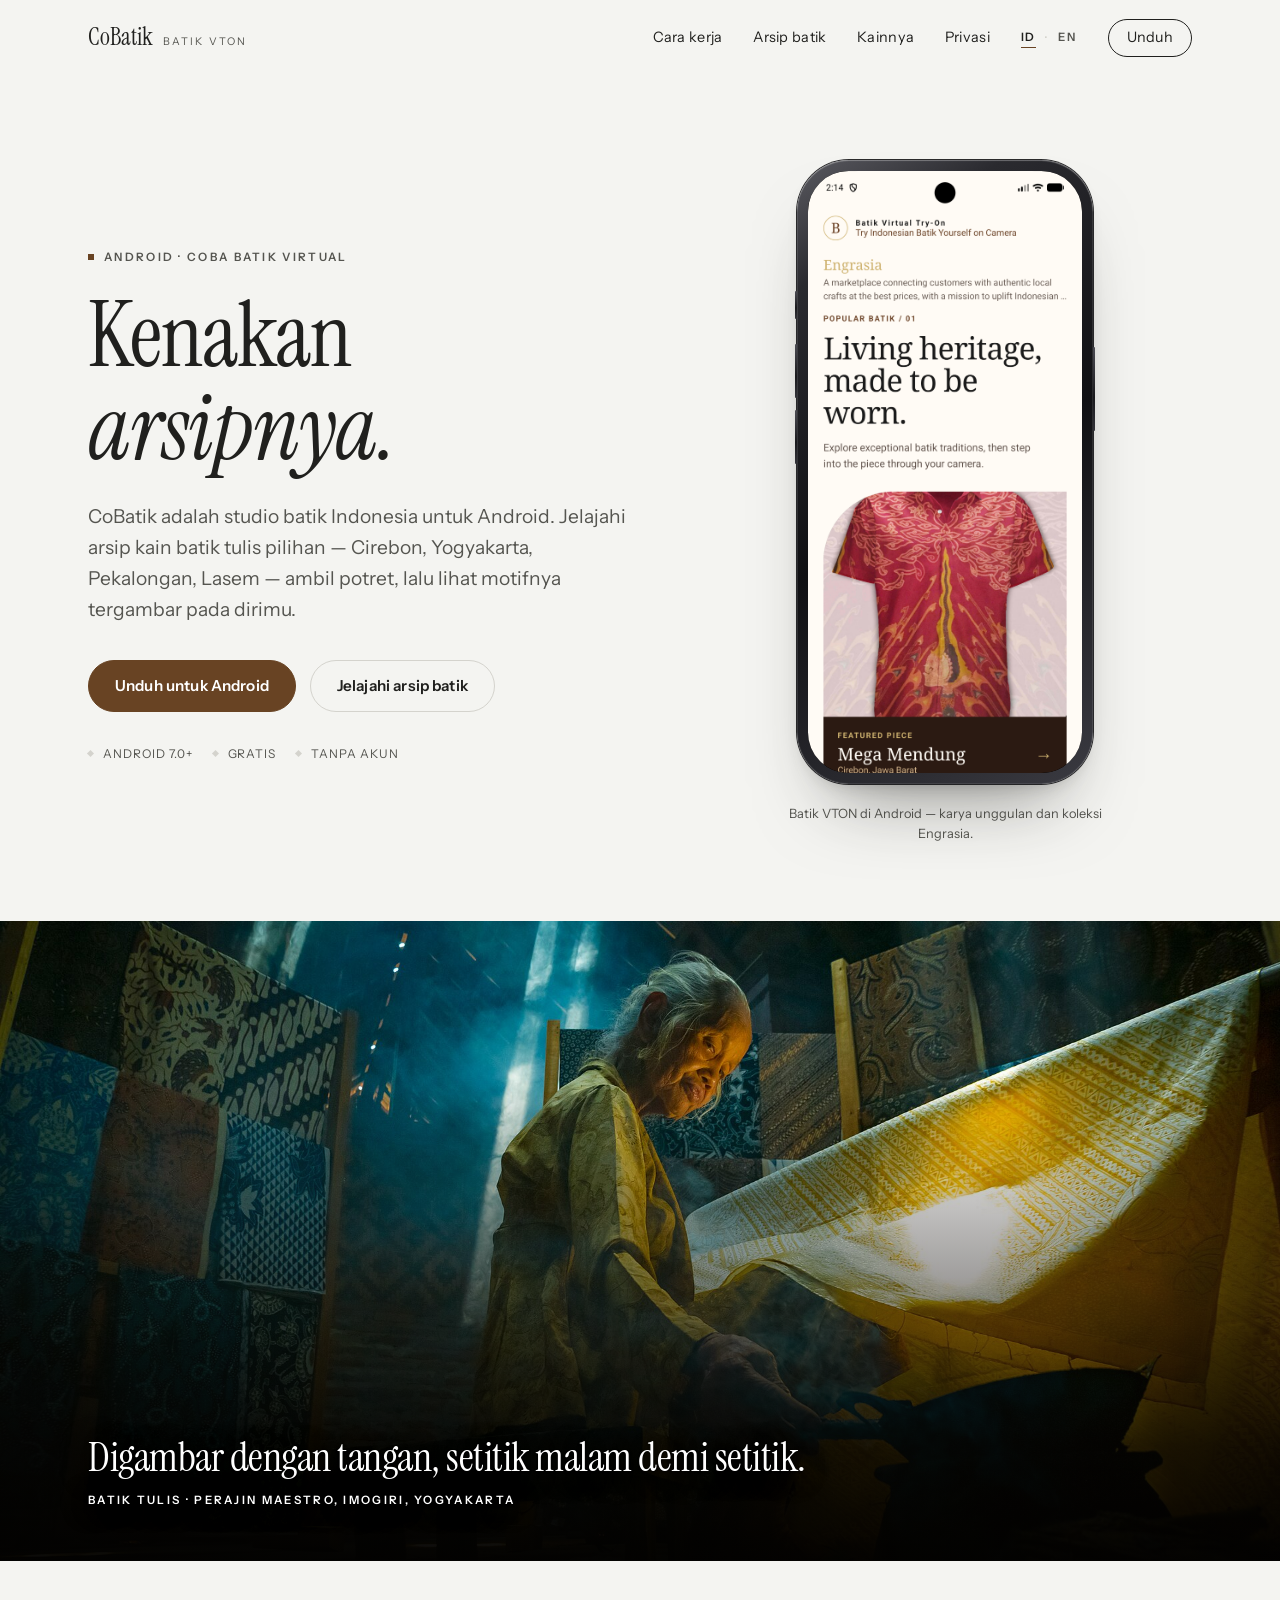
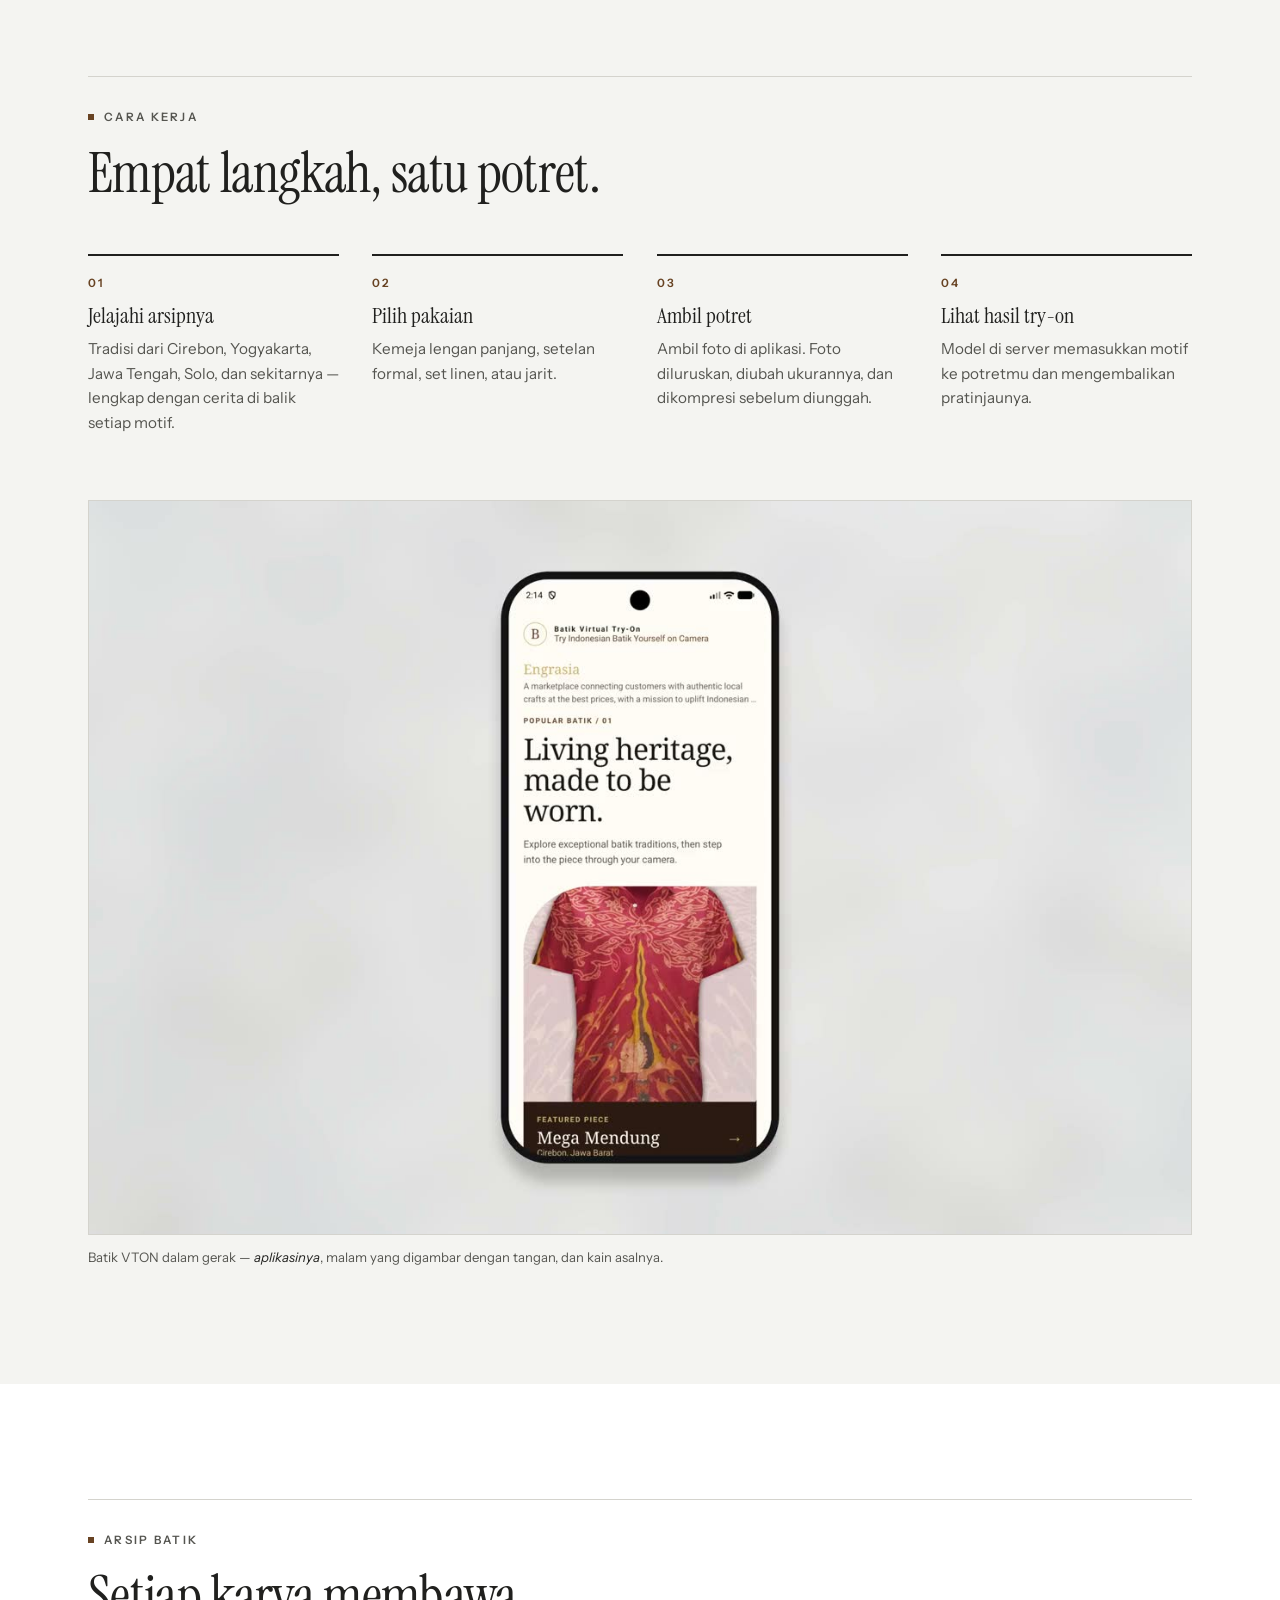
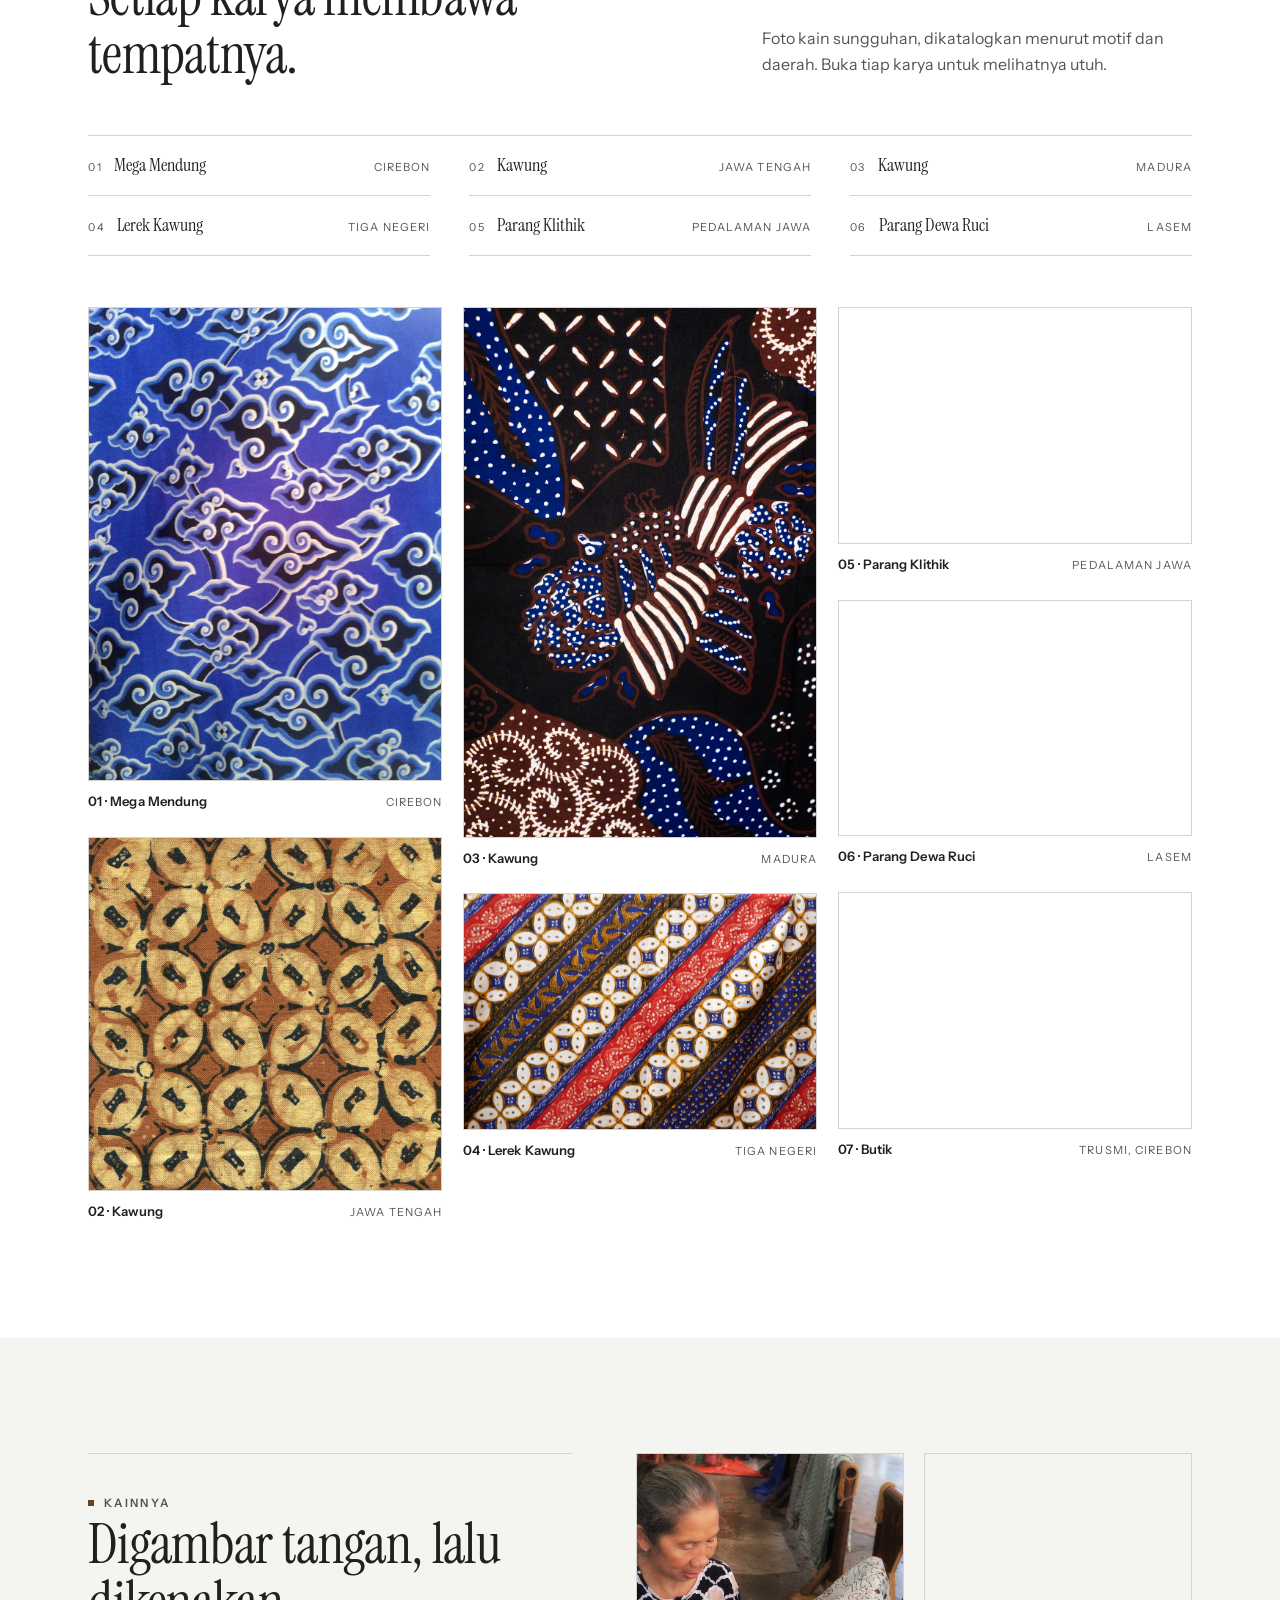
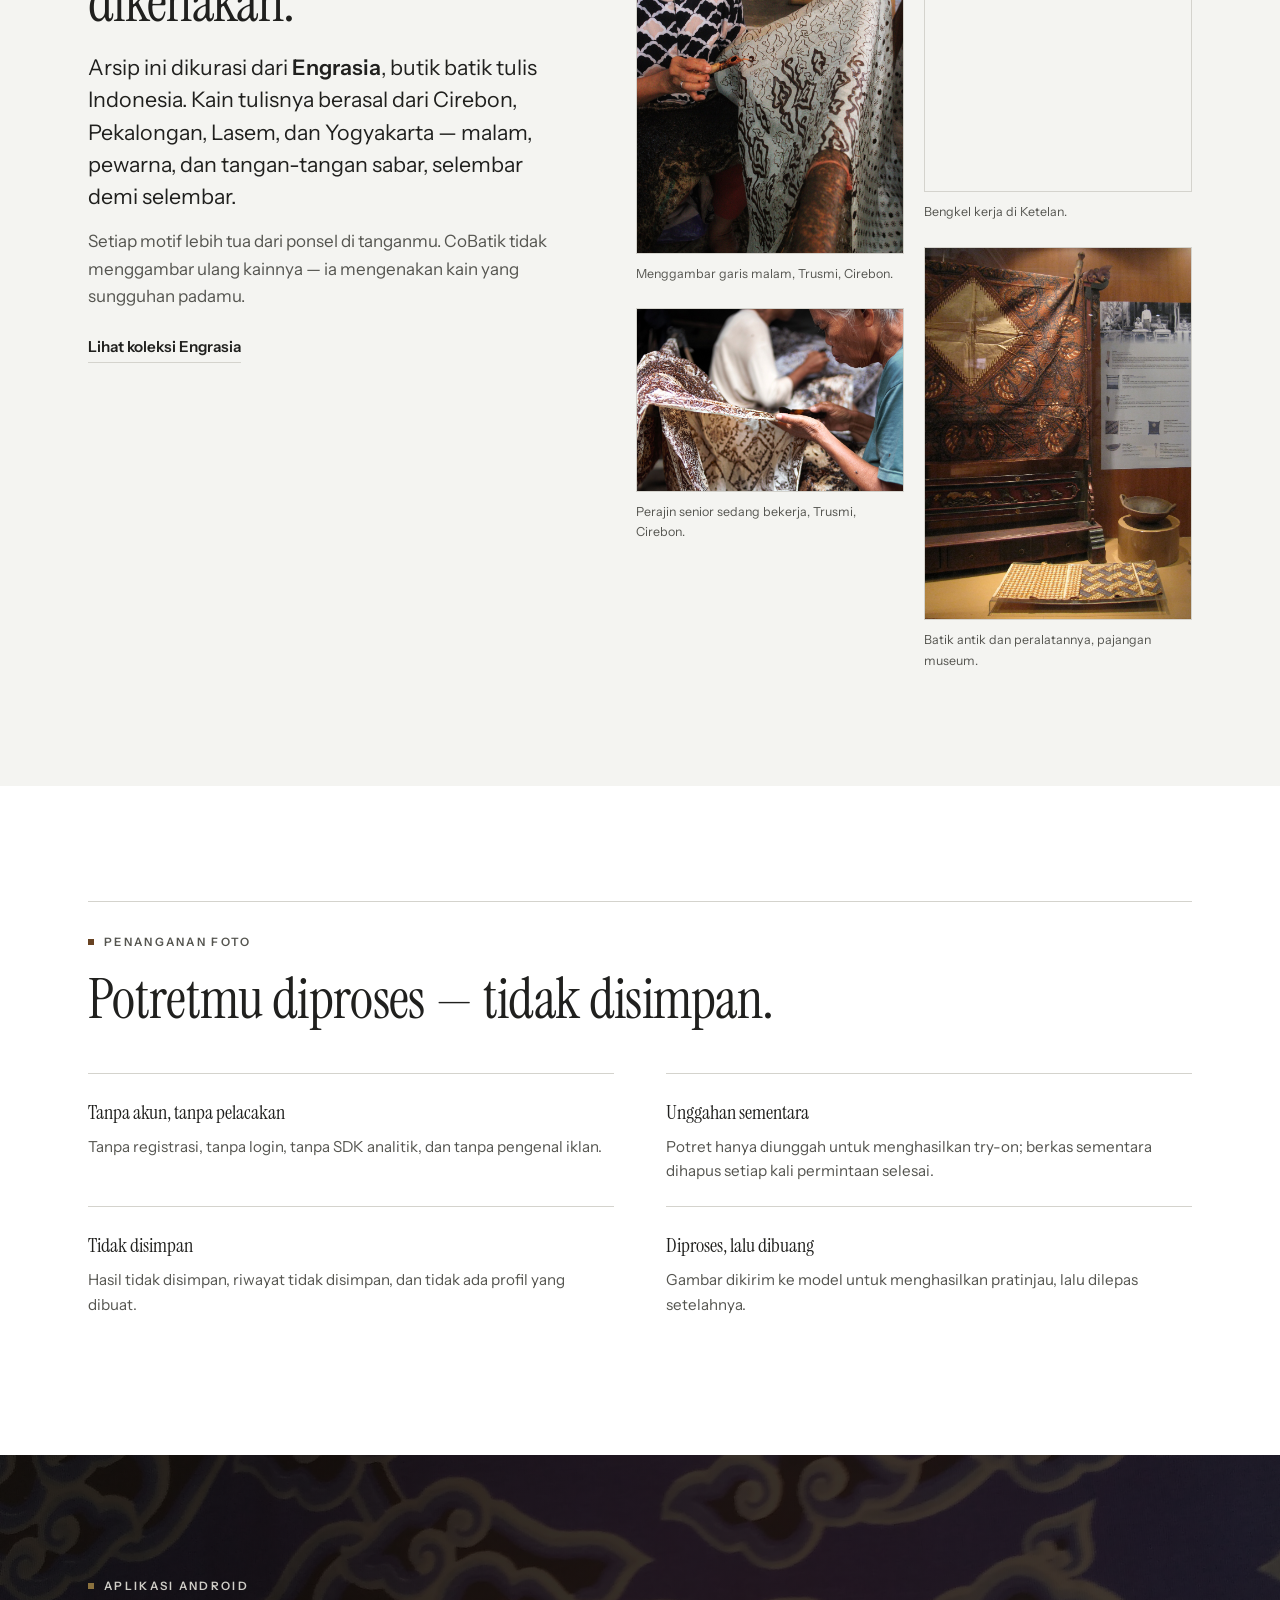
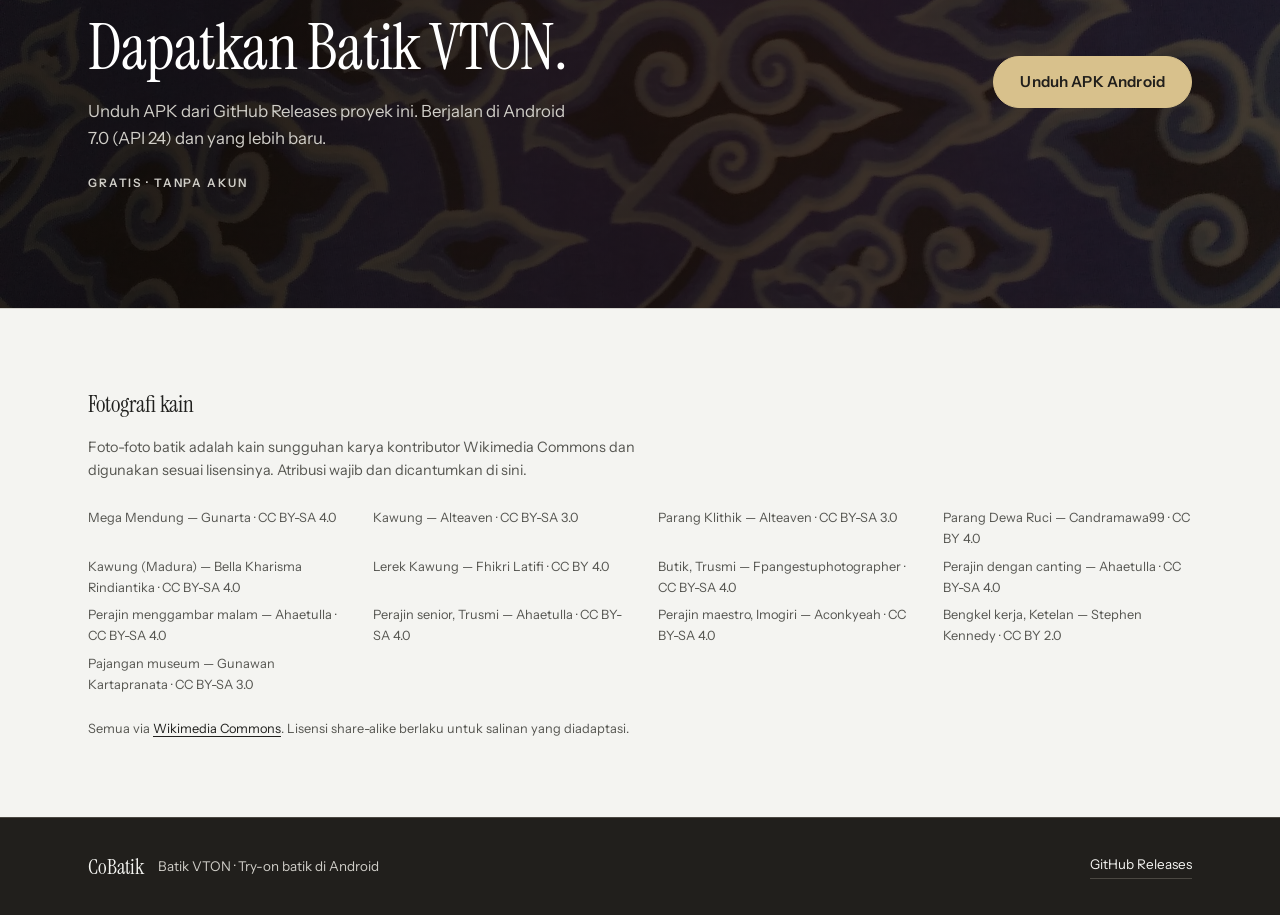
<file: index.html>
<!DOCTYPE html>
<html lang="id">
<head>
<meta charset="utf-8">
<meta name="viewport" content="width=device-width, initial-scale=1">
<meta name="theme-color" content="#f4f4f1">
<title>CoBatik — Coba Batik Virtual · Batik VTON untuk Android</title>
<meta name="description" content="Kenakan arsipnya. Batik VTON dari CoBatik: aplikasi Android gratis untuk coba batik virtual dan try-on kain batik Indonesia di potretmu.">
<meta name="robots" content="index, follow, max-image-preview:large">
<link rel="canonical" href="https://cobatik.dream-team.works/">
<link rel="alternate" hreflang="id" href="https://cobatik.dream-team.works/">
<link rel="alternate" hreflang="en" href="https://cobatik.dream-team.works/en/">
<link rel="alternate" hreflang="x-default" href="https://cobatik.dream-team.works/">
<link rel="icon" type="image/svg+xml" href="/assets/favicon.svg">
<link rel="icon" type="image/png" sizes="32x32" href="/assets/favicon-32.png">
<link rel="apple-touch-icon" href="/assets/apple-touch-icon.png">
<meta property="og:type" content="website">
<meta property="og:site_name" content="CoBatik">
<meta property="og:locale" content="id_ID">
<meta property="og:locale:alternate" content="en_US">
<meta property="og:url" content="https://cobatik.dream-team.works/">
<meta property="og:title" content="CoBatik — Coba Batik Virtual · Batik VTON untuk Android">
<meta property="og:description" content="Kenakan arsipnya. Batik VTON dari CoBatik: aplikasi Android gratis untuk coba batik virtual dan try-on kain batik Indonesia di potretmu.">
<meta property="og:image" content="https://cobatik.dream-team.works/assets/og-cover.jpg">
<meta property="og:image:width" content="1200">
<meta property="og:image:height" content="630">
<meta property="og:image:alt" content="CoBatik — kenakan arsipnya: kain batik Mega Mendung indigo di samping nama CoBatik.">
<meta name="twitter:card" content="summary_large_image">
<meta name="twitter:title" content="CoBatik — Coba Batik Virtual · Batik VTON untuk Android">
<meta name="twitter:description" content="Kenakan arsipnya. Batik VTON dari CoBatik: aplikasi Android gratis untuk coba batik virtual dan try-on kain batik Indonesia di potretmu.">
<meta name="twitter:image" content="https://cobatik.dream-team.works/assets/og-cover.jpg">
<meta name="twitter:image:alt" content="CoBatik — kenakan arsipnya: kain batik Mega Mendung indigo di samping nama CoBatik.">
<script type="application/ld+json">
{
  "@context": "https://schema.org",
  "@graph": [
    {
      "@type": "WebSite",
      "@id": "https://cobatik.dream-team.works/#website",
      "url": "https://cobatik.dream-team.works/",
      "name": "CoBatik",
      "description": "CoBatik menghadirkan Batik VTON: kenakan arsip batik Indonesia — jelajahi arsip kain batik tulis dan coba batik secara virtual di Android.",
      "inLanguage": "id"
    },
    {
      "@type": "MobileApplication",
      "@id": "https://cobatik.dream-team.works/#app",
      "name": "Batik VTON",
      "alternateName": "CoBatik",
      "description": "Aplikasi Android gratis untuk coba batik virtual: jelajahi arsip batik Indonesia, ambil potret, dan lihat motif batik tergambar padamu.",
      "operatingSystem": "Android 7.0+",
      "applicationCategory": "ShoppingApplication",
      "inLanguage": ["id", "en"],
      "downloadUrl": "https://github.com/DaniZakaria63/batik-vton-mobile/releases",
      "installUrl": "https://github.com/DaniZakaria63/batik-vton-mobile/releases",
      "sameAs": ["https://github.com/DaniZakaria63/batik-vton-mobile"],
      "screenshot": "https://cobatik.dream-team.works/assets/images/app-screen.png",
      "offers": { "@type": "Offer", "price": "0", "priceCurrency": "IDR" }
    }
  ]
}
</script>
<link rel="preload" as="image" href="/assets/images/app-screen.png">
<link rel="stylesheet" href="/assets/fonts/fonts.css">
<link rel="stylesheet" href="/assets/css/styles.css">
</head>
<body>
<a class="skip-link" href="#main">Lewati ke konten</a>

<header class="site-header" data-od-id="site-header">
  <div class="wrap header-inner">
    <a class="brand" href="#top" aria-label="Beranda CoBatik">
      <span class="brand-name">CoBatik</span>
      <span class="brand-note">Batik&nbsp;VTON</span>
    </a>
    <button class="menu-toggle" type="button" aria-label="Buka navigasi" aria-expanded="false" aria-controls="site-nav">
      <span class="menu-glyph" aria-hidden="true"><span></span><span></span></span>
    </button>
    <nav class="site-nav" id="site-nav" aria-label="Navigasi utama">
      <a href="#how">Cara kerja</a>
      <a href="#archive">Arsip batik</a>
      <a href="#craft">Kainnya</a>
      <a href="#privacy">Privasi</a>
      <div class="lang-switch" role="group" aria-label="Pilih bahasa">
        <a href="/" hreflang="id" lang="id" aria-current="page">ID</a>
        <span class="lang-sep" aria-hidden="true">·</span>
        <a href="/en/" hreflang="en" lang="en">EN</a>
      </div>
      <a class="nav-cta" href="#download">Unduh</a>
    </nav>
  </div>
</header>

<main id="main">

  <!-- ── Hero ─────────────────────────────────────────────── -->
  <section class="hero" id="top" aria-labelledby="hero-title" data-od-id="hero">
    <div class="wrap hero-grid">
      <div class="hero-copy">
        <p class="eyebrow">Android · Coba batik virtual</p>
        <h1 class="display hero-title" id="hero-title" data-od-id="hero-title">
          Kenakan<br><em>arsipnya.</em>
        </h1>
        <p class="hero-lead">
          CoBatik adalah studio batik Indonesia untuk Android. Jelajahi arsip kain batik
          tulis pilihan — Cirebon, Yogyakarta, Pekalongan, Lasem — ambil potret, lalu lihat
          motifnya tergambar pada dirimu.
        </p>
        <div class="hero-actions">
          <a class="btn btn-primary" href="#download" data-od-id="hero-cta-download">Unduh untuk Android</a>
          <a class="btn btn-ghost" href="#archive">Jelajahi arsip batik</a>
        </div>
        <ul class="facts" aria-label="Detail aplikasi">
          <li>Android 7.0+</li>
          <li>Gratis</li>
          <li>Tanpa akun</li>
        </ul>
      </div>

      <figure class="device-figure" data-od-id="hero-device">
        <div class="iphone">
          <span class="iphone-btn iphone-btn--silent" aria-hidden="true"></span>
          <span class="iphone-btn iphone-btn--volup" aria-hidden="true"></span>
          <span class="iphone-btn iphone-btn--voldown" aria-hidden="true"></span>
          <span class="iphone-btn iphone-btn--power" aria-hidden="true"></span>
          <div class="iphone-screen">
            <img src="/assets/images/app-screen.png" width="1280" height="2813" alt="Layar utama aplikasi Batik VTON: tampilan koleksi Engrasia di atas foto kemeja batik Mega Mendung merah dan keemasan, karya unggulan berlabel Cirebon, Jawa Barat." fetchpriority="high" decoding="async">
          </div>
        </div>
        <figcaption class="device-cap">Batik VTON di Android — karya unggulan dan koleksi Engrasia.</figcaption>
      </figure>
    </div>
  </section>

  <!-- ── Cinematic plate ──────────────────────────────────── -->
  <section class="plate" aria-labelledby="plate-cap" data-od-id="plate-imogiri">
    <img class="plate-img" src="/assets/images/maestro-batik-tulis-di-imogiri.jpg" width="1920" height="1280"
         alt="Perajin batik maestro bekerja di antara berkas cahaya dan asap yang membubung; sehelai kain berlapis malam bersinar keemasan di depannya." decoding="async">
    <div class="wrap plate-inner">
      <p class="plate-cap display" id="plate-cap">Digambar dengan tangan, setitik malam demi setitik.</p>
      <p class="plate-meta">Batik tulis · perajin maestro, Imogiri, Yogyakarta</p>
    </div>
  </section>

  <!-- ── How it works ─────────────────────────────────────── -->
  <section class="section" id="how" aria-labelledby="how-title" data-od-id="how">
    <div class="wrap">
      <div class="section-head">
        <p class="eyebrow">Cara kerja</p>
        <h2 class="display h2" id="how-title">Empat langkah, satu potret.</h2>
      </div>
      <ol class="steps" data-od-id="how-steps">
        <li class="step" data-od-id="step-01">
          <span class="step-num">01</span>
          <h3>Jelajahi arsipnya</h3>
          <p>Tradisi dari Cirebon, Yogyakarta, Jawa Tengah, Solo, dan sekitarnya — lengkap dengan cerita di balik setiap motif.</p>
        </li>
        <li class="step" data-od-id="step-02">
          <span class="step-num">02</span>
          <h3>Pilih pakaian</h3>
          <p>Kemeja lengan panjang, setelan formal, set linen, atau jarit.</p>
        </li>
        <li class="step" data-od-id="step-03">
          <span class="step-num">03</span>
          <h3>Ambil potret</h3>
          <p>Ambil foto di aplikasi. Foto diluruskan, diubah ukurannya, dan dikompresi sebelum diunggah.</p>
        </li>
        <li class="step" data-od-id="step-04">
          <span class="step-num">04</span>
          <h3>Lihat hasil try-on</h3>
          <p>Model di server memasukkan motif ke potretmu dan mengembalikan pratinjaunya.</p>
        </li>
      </ol>

      <figure class="process" data-od-id="process-figure">
        <video class="process-video" src="/assets/video/batik-vton-loop.mp4"
               poster="/assets/video/batik-vton-loop-poster.jpg"
               width="1280" height="852" muted loop playsinline preload="metadata"></video>
        <figcaption>Batik VTON dalam gerak — <em>aplikasinya</em>, malam yang digambar dengan tangan, dan kain asalnya.</figcaption>
      </figure>
    </div>
  </section>

  <!-- ── Archive ──────────────────────────────────────────── -->
  <section class="section section-quiet" id="archive" aria-labelledby="archive-title" data-od-id="archive">
    <div class="wrap">
      <div class="section-head section-head--split">
        <div>
          <p class="eyebrow">Arsip batik</p>
          <h2 class="display h2" id="archive-title">Setiap karya membawa tempatnya.</h2>
        </div>
        <p class="section-note">
          Foto kain sungguhan, dikatalogkan menurut motif dan daerah. Buka tiap karya untuk melihatnya utuh.
        </p>
      </div>

      <ul class="motif-index" aria-label="Indeks motif">
        <li><span class="mi-num">01</span> Mega Mendung <em>Cirebon</em></li>
        <li><span class="mi-num">02</span> Kawung <em>Jawa Tengah</em></li>
        <li><span class="mi-num">03</span> Kawung <em>Madura</em></li>
        <li><span class="mi-num">04</span> Lerek Kawung <em>Tiga Negeri</em></li>
        <li><span class="mi-num">05</span> Parang Klithik <em>Pedalaman Jawa</em></li>
        <li><span class="mi-num">06</span> Parang Dewa Ruci <em>Lasem</em></li>
      </ul>

      <div class="gallery" data-od-id="archive-gallery">
        <div class="gcol">
          <button class="piece" type="button" data-od-id="piece-mega-mendung"
            data-full="/assets/images/batik-mega-mendung.jpg"
            data-name="Mega Mendung" data-region="Cirebon, Jawa Barat" data-credit="Foto: Gunarta · CC BY-SA 4.0 · Wikimedia Commons">
            <img src="/assets/images/batik-mega-mendung.jpg" width="1920" height="2574" loading="lazy" decoding="async"
                 alt="Mega Mendung: lengkung awan hujan indigo berlapis, bergaris putih di atas dasar biru gelap.">
            <span class="piece-cap"><b>01 · Mega Mendung</b><i>Cirebon</i></span>
          </button>

          <button class="piece" type="button" data-od-id="piece-kawung-java"
            data-full="/assets/images/batik-pattern-kawung.jpg"
            data-name="Kawung" data-region="Jawa Tengah" data-credit="Foto: Alteaven · CC BY-SA 3.0 · Wikimedia Commons">
            <img src="/assets/images/batik-pattern-kawung.jpg" width="1920" height="1920" loading="lazy" decoding="async"
                 alt="Kawung: jalinan oval cokelat soga berpunggung gelap di atas krem, motif klasik gula aren.">
            <span class="piece-cap"><b>02 · Kawung</b><i>Jawa Tengah</i></span>
          </button>
        </div>

        <div class="gcol">
          <button class="piece" type="button" data-od-id="piece-kawung-madura"
            data-full="/assets/images/batik-madura-dengan-motif-kawung.jpg"
            data-name="Kawung" data-region="Madura" data-credit="Foto: Bella Kharisma Rindiantika · CC BY-SA 4.0 · Wikimedia Commons">
            <img src="/assets/images/batik-madura-dengan-motif-kawung.jpg" width="1920" height="2880" loading="lazy" decoding="async"
                 alt="Batik Madura: bunga putih dan kobalt yang tegas berbingkai cokelat di atas hitam.">
            <span class="piece-cap"><b>03 · Kawung</b><i>Madura</i></span>
          </button>

          <button class="piece" type="button" data-od-id="piece-lerek-kawung"
            data-full="/assets/images/kain-motif-lerek-kawung-latohan-melati-batik-tiga-negeri.jpg"
            data-name="Lerek Kawung" data-region="Tiga Negeri" data-credit="Foto: Fhikri Latifi · CC BY 4.0 · Wikimedia Commons">
            <img src="/assets/images/kain-motif-lerek-kawung-latohan-melati-batik-tiga-negeri.jpg" width="1920" height="1280" loading="lazy" decoding="async"
                 alt="Batik Tiga Negeri: pita diagonal merah, kobalt, dan hitam dengan medali bunga putih.">
            <span class="piece-cap"><b>04 · Lerek Kawung</b><i>Tiga Negeri</i></span>
          </button>
        </div>

        <div class="gcol">
          <button class="piece" type="button" data-od-id="piece-parang-klithik"
            data-full="/assets/images/batik-pedalaman-parang-klithik.jpg"
            data-name="Parang Klithik" data-region="Pedalaman Jawa" data-credit="Foto: Alteaven · CC BY-SA 3.0 · Wikimedia Commons">
            <img src="/assets/images/batik-pedalaman-parang-klithik.jpg" width="1920" height="1280" loading="lazy" decoding="async"
                 alt="Parang Klithik: diagonal parang serupa bilah dalam cokelat soga dan krem.">
            <span class="piece-cap"><b>05 · Parang Klithik</b><i>Pedalaman Jawa</i></span>
          </button>

          <button class="piece" type="button" data-od-id="piece-parang-dewa-ruci"
            data-full="/assets/images/kain-batik-lasem-motif-parang-dewa-ruci.jpg"
            data-name="Parang Dewa Ruci" data-region="Lasem" data-credit="Foto: Candramawa99 · CC BY 4.0 · Wikimedia Commons">
            <img src="/assets/images/kain-batik-lasem-motif-parang-dewa-ruci.jpg" width="1920" height="1280" loading="lazy" decoding="async"
                 alt="Batik Lasem: parang merah-putih di samping panel hitam berhias naga dan phoenix dalam kobalt, jade, dan emas.">
            <span class="piece-cap"><b>06 · Parang Dewa Ruci</b><i>Lasem</i></span>
          </button>

          <button class="piece" type="button" data-od-id="piece-boutique"
            data-full="/assets/images/batik-trusmi-cirebon-16-.jpg"
            data-name="Butik" data-region="Trusmi, Cirebon" data-credit="Foto: Fpangestuphotographer · CC BY-SA 4.0 · Wikimedia Commons">
            <img src="/assets/images/batik-trusmi-cirebon-16-.jpg" width="1920" height="1280" loading="lazy" decoding="async"
                 alt="Ruang pamer batik: kain hijau, ungu, dan emas dipajang di dudukan berukir pada dinding bata.">
            <span class="piece-cap"><b>07 · Butik</b><i>Trusmi, Cirebon</i></span>
          </button>
        </div>
      </div>
    </div>
  </section>

  <!-- ── Craft / heritage ─────────────────────────────────── -->
  <section class="section" id="craft" aria-labelledby="craft-title" data-od-id="craft">
    <div class="wrap craft-grid">
      <div class="craft-copy">
        <p class="eyebrow">Kainnya</p>
        <h2 class="display h2" id="craft-title">Digambar tangan, lalu dikenakan.</h2>
        <p class="lead">
          Arsip ini dikurasi dari <strong>Engrasia</strong>, butik batik tulis Indonesia.
          Kain tulisnya berasal dari Cirebon, Pekalongan, Lasem, dan Yogyakarta — malam,
          pewarna, dan tangan-tangan sabar, selembar demi selembar.
        </p>
        <p>
          Setiap motif lebih tua dari ponsel di tanganmu. CoBatik tidak menggambar ulang
          kainnya — ia mengenakan kain yang sungguhan padamu.
        </p>
        <a class="link" href="https://engrasia.com/collections/kain-batik-tulis" target="_blank" rel="noopener noreferrer">Lihat koleksi Engrasia</a>
      </div>
      <div class="craft-media" data-od-id="craft-media">
        <figure class="craft-figure">
          <img src="/assets/images/batik-artisan-drawing-wax-with-canting-in-trusmi-cirebon-indonesia.jpg"
               width="1920" height="2880" loading="lazy" decoding="async"
               alt="Tampilan dekat tangan perajin menggambar garis malam halus dengan canting di atas kain bermotif bunga.">
          <figcaption>Menggambar garis malam, Trusmi, Cirebon.</figcaption>
        </figure>
        <figure class="craft-figure">
          <img src="/assets/images/intergenerational-batik-tulis-practice-in-trusmi-cirebon-elder-artisan-applying-wax-with-canting.jpg"
               width="1920" height="1311" loading="lazy" decoding="async"
               alt="Perajin senior menggambar garis malam halus dengan canting pada kain batik; perajin lain bekerja di belakangnya.">
          <figcaption>Perajin senior sedang bekerja, Trusmi, Cirebon.</figcaption>
        </figure>
        <figure class="craft-figure">
          <img src="/assets/images/women-making-batik-ketelan-crop.jpg" width="1244" height="1578" loading="lazy" decoding="async"
               alt="Sekelompok perempuan perajin batik bekerja bersama di atas kain yang terentang pada gawangan rendah.">
          <figcaption>Bengkel kerja di Ketelan.</figcaption>
        </figure>
        <figure class="craft-figure">
          <img src="/assets/images/indonesian-batik-display.jpg" width="1825" height="2551" loading="lazy" decoding="async"
               alt="Vitrin museum berisi panel batik antik, peti berukir, dan peralatan pembuatan batik.">
          <figcaption>Batik antik dan peralatannya, pajangan museum.</figcaption>
        </figure>
      </div>
    </div>
  </section>

  <!-- ── Privacy ──────────────────────────────────────────── -->
  <section class="section section-quiet" id="privacy" aria-labelledby="privacy-title" data-od-id="privacy">
    <div class="wrap">
      <div class="section-head">
        <p class="eyebrow">Penanganan foto</p>
        <h2 class="display h2" id="privacy-title">Potretmu diproses — tidak disimpan.</h2>
      </div>
      <dl class="privacy-grid">
        <div class="privacy-item"><dt>Tanpa akun, tanpa pelacakan</dt><dd>Tanpa registrasi, tanpa login, tanpa SDK analitik, dan tanpa pengenal iklan.</dd></div>
        <div class="privacy-item"><dt>Unggahan sementara</dt><dd>Potret hanya diunggah untuk menghasilkan try-on; berkas sementara dihapus setiap kali permintaan selesai.</dd></div>
        <div class="privacy-item"><dt>Tidak disimpan</dt><dd>Hasil tidak disimpan, riwayat tidak disimpan, dan tidak ada profil yang dibuat.</dd></div>
        <div class="privacy-item"><dt>Diproses, lalu dibuang</dt><dd>Gambar dikirim ke model untuk menghasilkan pratinjau, lalu dilepas setelahnya.</dd></div>
      </dl>
    </div>
  </section>

  <!-- ── Download ─────────────────────────────────────────── -->
  <section class="download" id="download" aria-labelledby="download-title" data-od-id="download">
    <img height="2574" width="1920" class="download-bg" src="/assets/images/batik-mega-mendung.jpg" alt="" aria-hidden="true" loading="lazy" decoding="async">
    <div class="wrap download-inner">
      <div>
        <p class="eyebrow eyebrow--light">Aplikasi Android</p>
        <h2 class="display download-title" id="download-title">Dapatkan Batik VTON.</h2>
        <p class="download-lead">
          Unduh APK dari GitHub Releases proyek ini. Berjalan di Android 7.0 (API 24) dan
          yang lebih baru.
        </p>
        <p class="download-meta">Gratis · Tanpa akun</p>
      </div>
      <a class="btn btn-light" href="https://github.com/DaniZakaria63/batik-vton-mobile/releases" target="_blank" rel="noopener noreferrer" data-od-id="download-cta">Unduh APK Android</a>
    </div>
  </section>

  <!-- ── Credits ──────────────────────────────────────────── -->
  <section class="credits" id="credits" aria-labelledby="credits-title" data-od-id="credits">
    <div class="wrap">
      <h2 class="credits-title" id="credits-title">Fotografi kain</h2>
      <p class="credits-note">
        Foto-foto batik adalah kain sungguhan karya kontributor Wikimedia Commons dan
        digunakan sesuai lisensinya. Atribusi wajib dan dicantumkan di sini.
      </p>
      <ul class="credits-list">
        <li>Mega Mendung — Gunarta · CC BY-SA 4.0</li>
        <li>Kawung — Alteaven · CC BY-SA 3.0</li>
        <li>Parang Klithik — Alteaven · CC BY-SA 3.0</li>
        <li>Parang Dewa Ruci — Candramawa99 · CC BY 4.0</li>
        <li>Kawung (Madura) — Bella Kharisma Rindiantika · CC BY-SA 4.0</li>
        <li>Lerek Kawung — Fhikri Latifi · CC BY 4.0</li>
        <li>Butik, Trusmi — Fpangestuphotographer · CC BY-SA 4.0</li>
        <li>Perajin dengan canting — Ahaetulla · CC BY-SA 4.0</li>
        <li>Perajin menggambar malam — Ahaetulla · CC BY-SA 4.0</li>
        <li>Perajin senior, Trusmi — Ahaetulla · CC BY-SA 4.0</li>
        <li>Perajin maestro, Imogiri — Aconkyeah · CC BY-SA 4.0</li>
        <li>Bengkel kerja, Ketelan — Stephen Kennedy · CC BY 2.0</li>
        <li>Pajangan museum — Gunawan Kartapranata · CC BY-SA 3.0</li>
      </ul>
      <p class="credits-src">Semua via <a href="https://commons.wikimedia.org/" target="_blank" rel="noopener noreferrer">Wikimedia Commons</a>. Lisensi share-alike berlaku untuk salinan yang diadaptasi.</p>
    </div>
  </section>
</main>

<footer class="site-footer">
  <div class="wrap footer-inner">
    <span class="footer-brand">CoBatik</span>
    <p>Batik VTON · Try-on batik di Android</p>
    <a href="https://github.com/DaniZakaria63/batik-vton-mobile/releases" target="_blank" rel="noopener noreferrer">GitHub Releases</a>
  </div>
</footer>

<!-- ── Lightbox ───────────────────────────────────────────── -->
<div class="lightbox" data-od-id="lightbox" role="dialog" aria-modal="true" aria-label="Detail karya batik" hidden>
  <button class="lightbox-close" type="button" aria-label="Tutup">&times;</button>
  <figure class="lightbox-figure">
    <img class="lightbox-img" src="[data-uri]" alt="">
    <figcaption class="lightbox-cap">
      <b class="lightbox-name"></b>
      <i class="lightbox-region"></i>
      <span class="lightbox-credit"></span>
    </figcaption>
  </figure>
</div>

<script>
(function () {
  /* Nav ---------------------------------------------------- */
  var menu = document.querySelector('.menu-toggle');
  var nav = document.querySelector('.site-nav');
  if (menu && nav) {
    menu.addEventListener('click', function () {
      var open = menu.getAttribute('aria-expanded') !== 'true';
      menu.setAttribute('aria-expanded', String(open));
      menu.setAttribute('aria-label', open ? 'Tutup navigasi' : 'Buka navigasi');
      nav.classList.toggle('is-open', open);
    });
    nav.addEventListener('click', function (e) {
      if (e.target.tagName === 'A') {
        nav.classList.remove('is-open');
        menu.setAttribute('aria-expanded', 'false');
      }
    });
  }

  /* Header hairline on scroll ------------------------------ */
  var header = document.querySelector('.site-header');
  var onScroll = function () {
    header.classList.toggle('is-scrolled', window.scrollY > 8);
  };
  onScroll();
  window.addEventListener('scroll', onScroll, { passive: true });

  /* Reveal ------------------------------------------------- */
  var revealables = document.querySelectorAll(
    '.section-head, .step, .piece, .craft-copy, .craft-figure, .privacy-item, .process, .plate-inner, .download-inner, .motif-index'
  );
  if ('IntersectionObserver' in window && !window.matchMedia('(prefers-reduced-motion: reduce)').matches) {
    revealables.forEach(function (el, i) {
      el.classList.add('reveal');
      el.style.transitionDelay = (Math.min(i % 6, 5) * 55) + 'ms';
    });
    var io = new IntersectionObserver(function (entries) {
      entries.forEach(function (entry) {
        if (entry.isIntersecting) {
          entry.target.classList.add('is-in');
          io.unobserve(entry.target);
        }
      });
    }, { rootMargin: '0px 0px -8% 0px', threshold: 0.08 });
    revealables.forEach(function (el) { io.observe(el); });
  }

  /* The film ----------------------------------------------- */
  var film = document.querySelector('.process-video');
  if (film) {
    var playFilm = function () {
      var p = film.play();
      if (p && p.catch) p.catch(function () {});
    };
    if (window.matchMedia('(prefers-reduced-motion: reduce)').matches) {
      film.removeAttribute('autoplay');
      film.pause();
    } else if ('IntersectionObserver' in window) {
      new IntersectionObserver(function (entries) {
        entries.forEach(function (e) {
          if (e.isIntersecting) { playFilm(); } else { film.pause(); }
        });
      }, { threshold: 0.12 }).observe(film);
    } else {
      playFilm();
    }
  }

  /* Lightbox ----------------------------------------------- */
  var box = document.querySelector('.lightbox');
  var boxImg = box.querySelector('.lightbox-img');
  var BLANK = '[data-uri]';
  var boxName = box.querySelector('.lightbox-name');
  var boxRegion = box.querySelector('.lightbox-region');
  var boxCredit = box.querySelector('.lightbox-credit');
  var lastFocus = null;

  function openBox(btn) {
    lastFocus = btn;
    var img = btn.querySelector('img');
    boxImg.src = btn.dataset.full;
    boxImg.alt = img ? img.alt : '';
    boxName.textContent = btn.dataset.name;
    boxRegion.textContent = btn.dataset.region;
    boxCredit.textContent = btn.dataset.credit;
    box.hidden = false;
    document.body.style.overflow = 'hidden';
    requestAnimationFrame(function () { box.classList.add('is-open'); });
    box.querySelector('.lightbox-close').focus();
  }
  function closeBox() {
    box.classList.remove('is-open');
    document.body.style.overflow = '';
    window.setTimeout(function () { box.hidden = true; boxImg.src = BLANK; }, 220);
    if (lastFocus) lastFocus.focus();
  }
  document.querySelectorAll('.piece').forEach(function (btn) {
    btn.addEventListener('click', function () { openBox(btn); });
  });
  box.querySelector('.lightbox-close').addEventListener('click', closeBox);
  box.addEventListener('click', function (e) {
    if (e.target === box || e.target.classList.contains('lightbox-figure')) closeBox();
  });
  document.addEventListener('keydown', function (e) {
    if (e.key === 'Escape' && !box.hidden) closeBox();
  });
})();
</script>
</body>
</html>
</file>
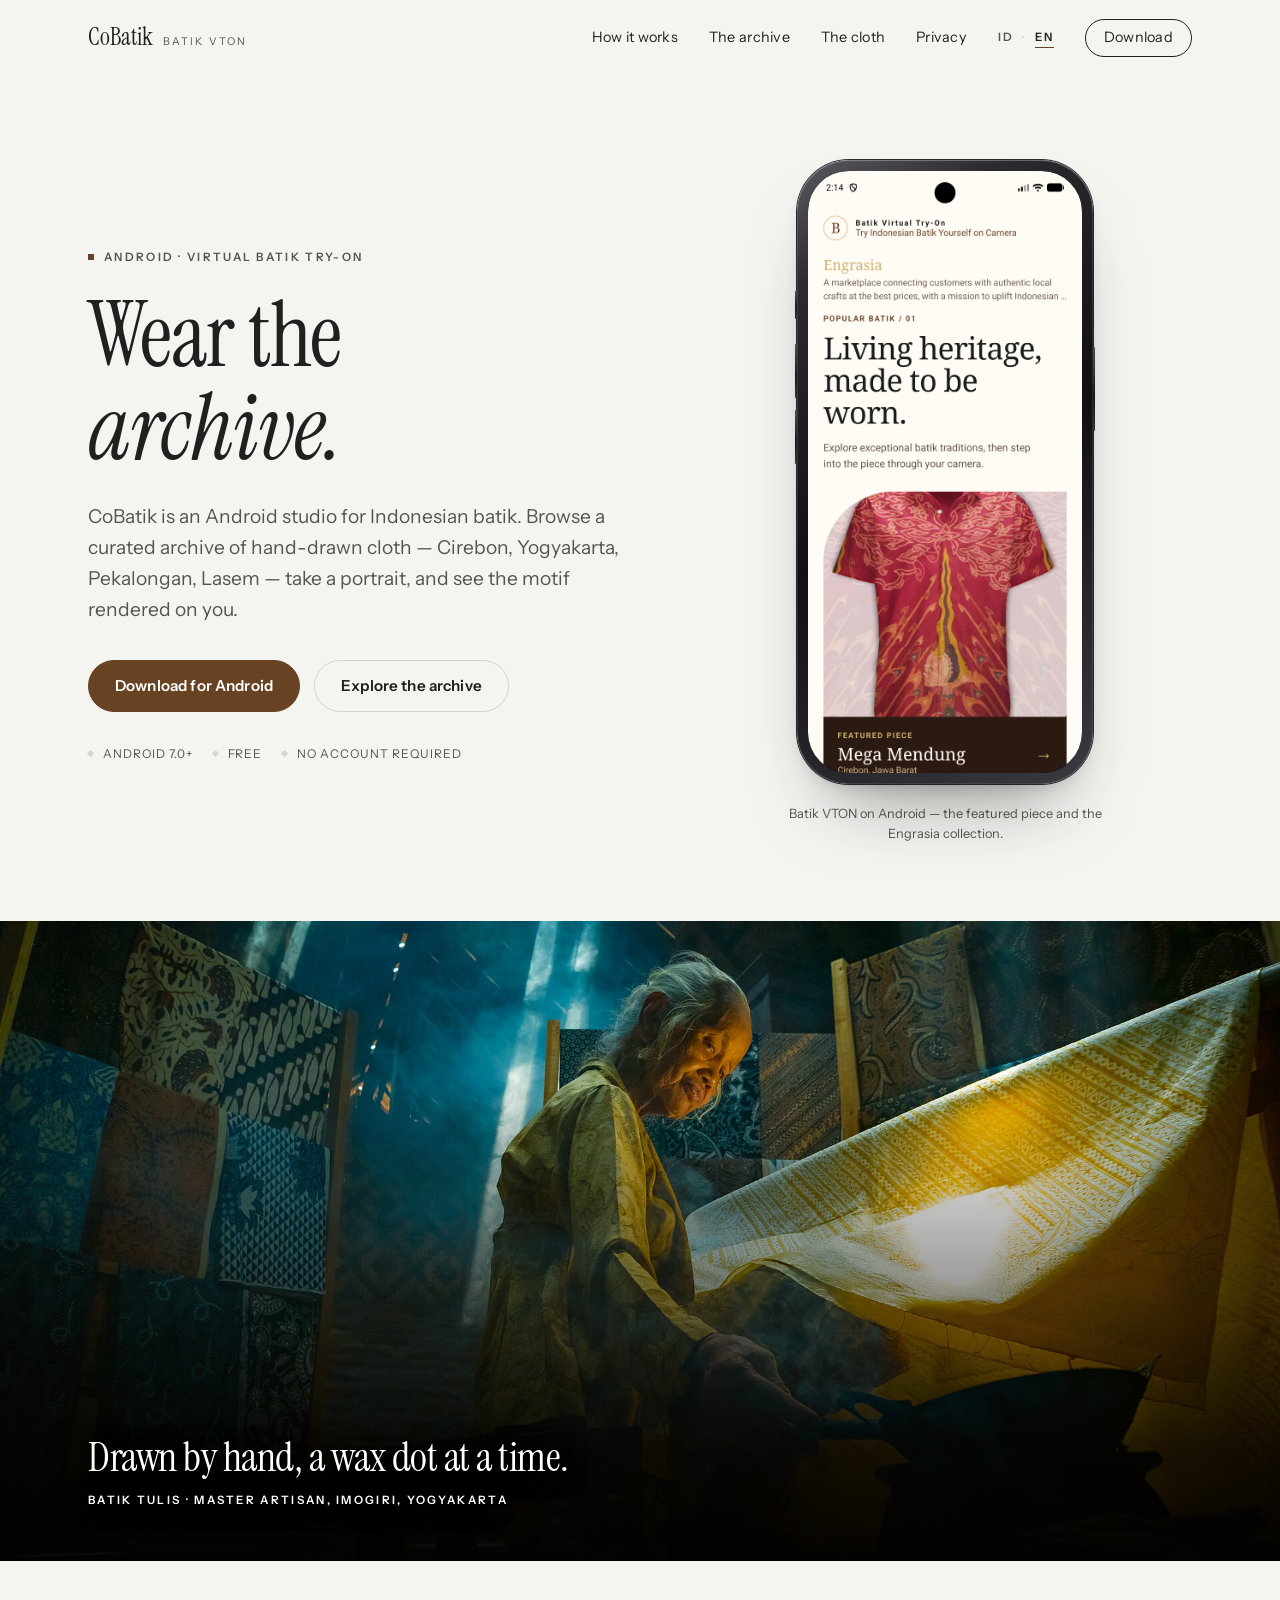
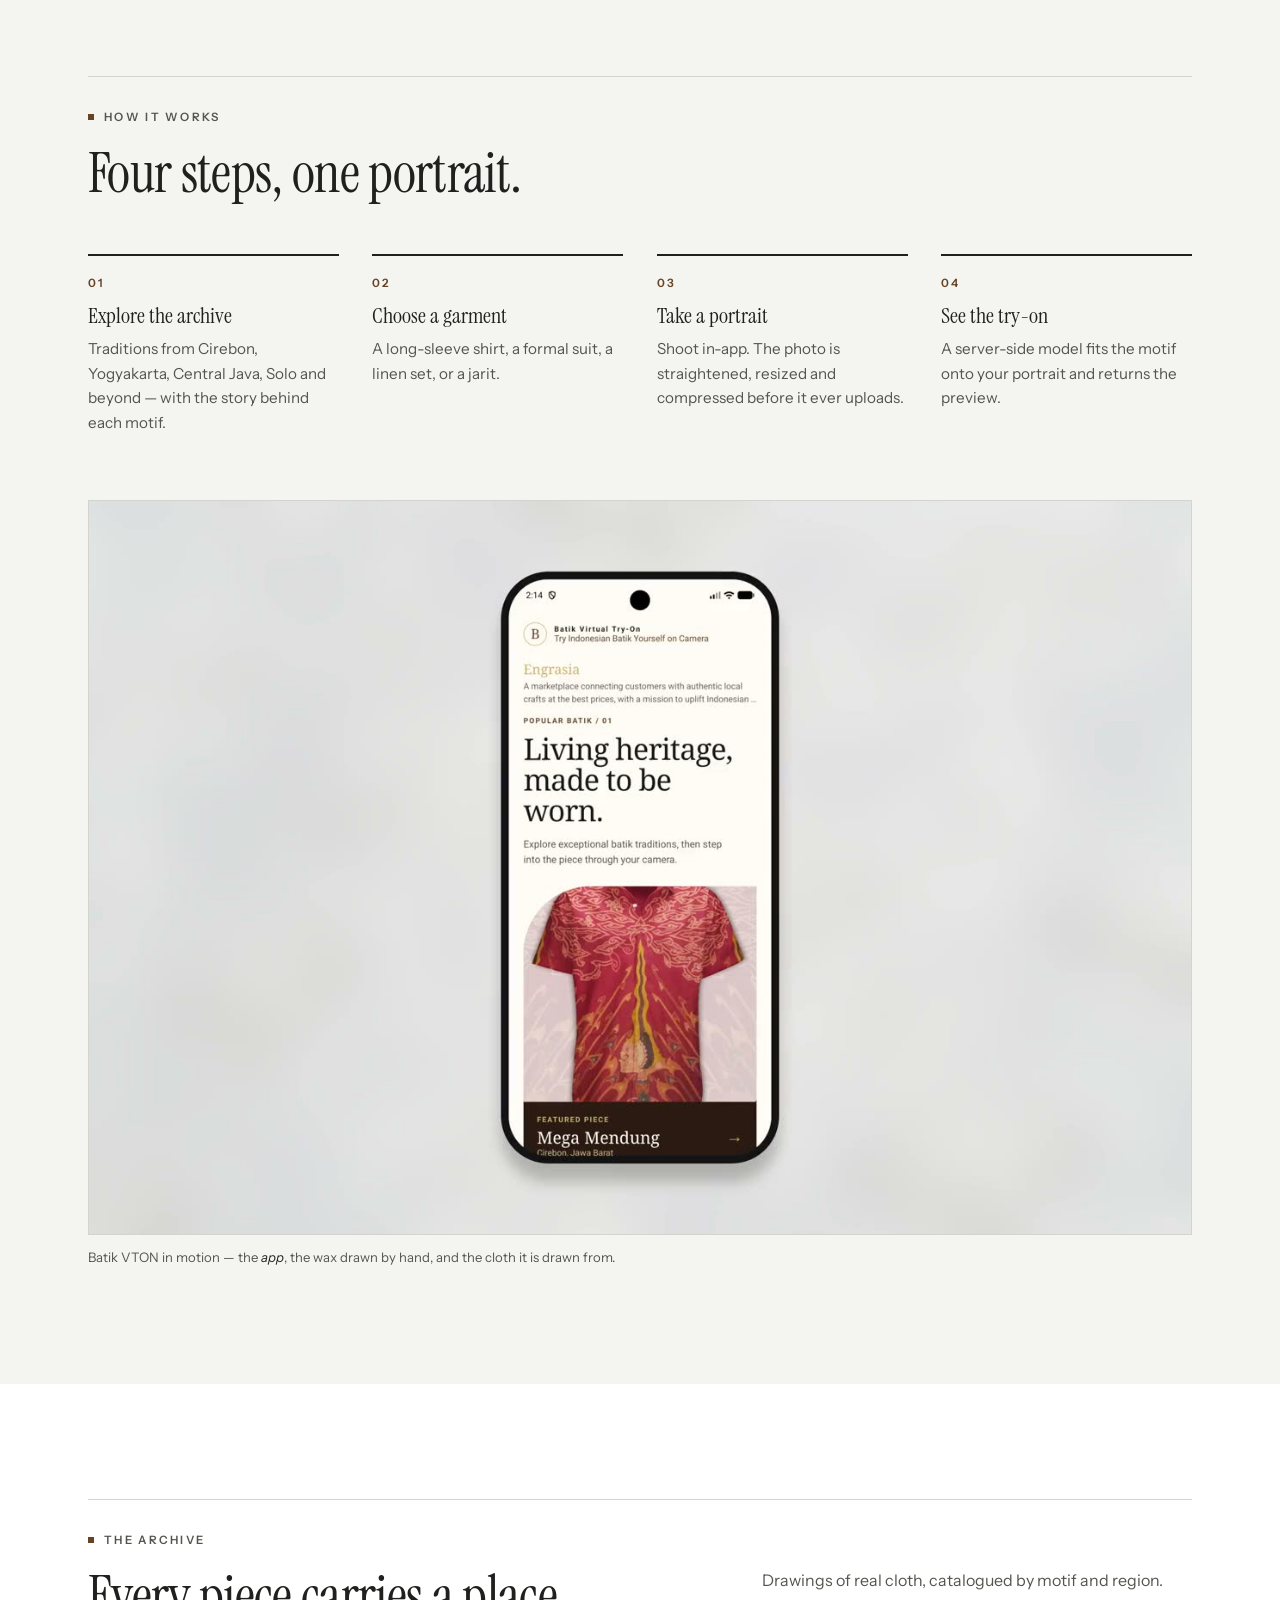
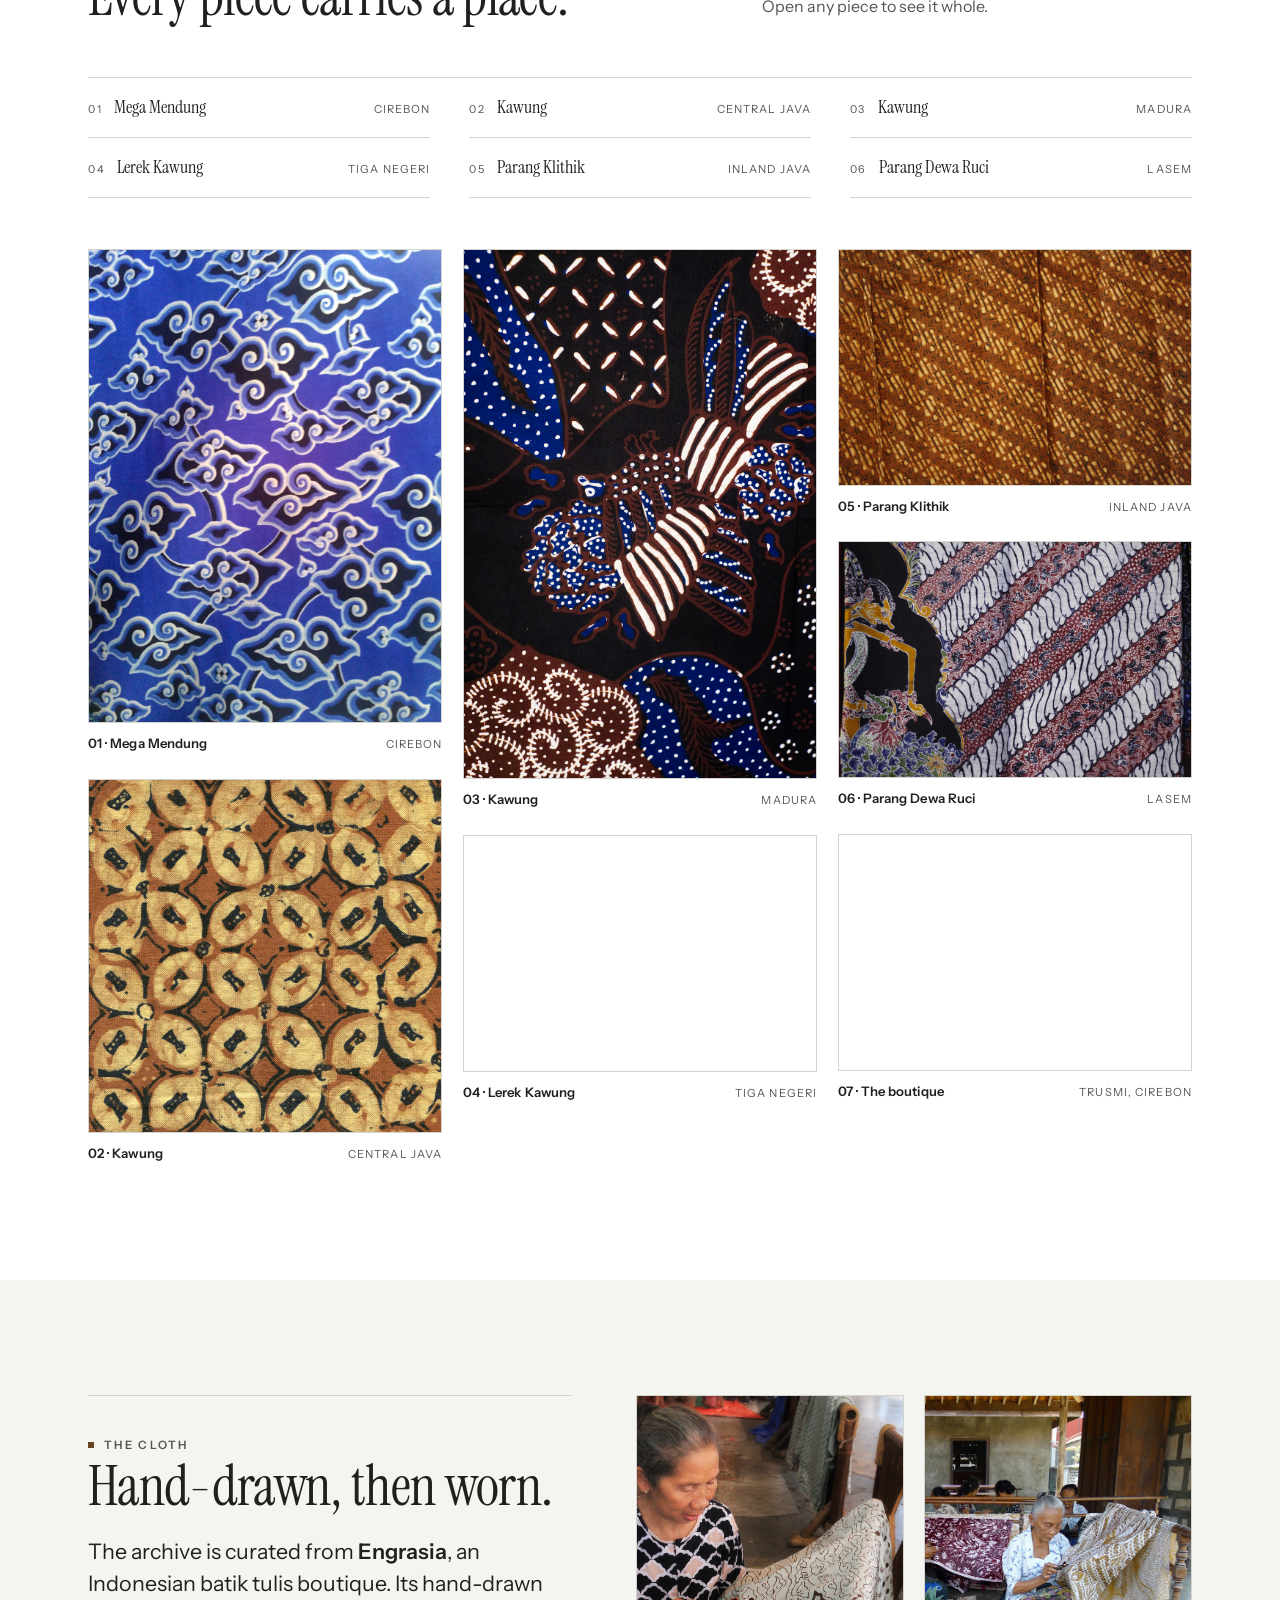
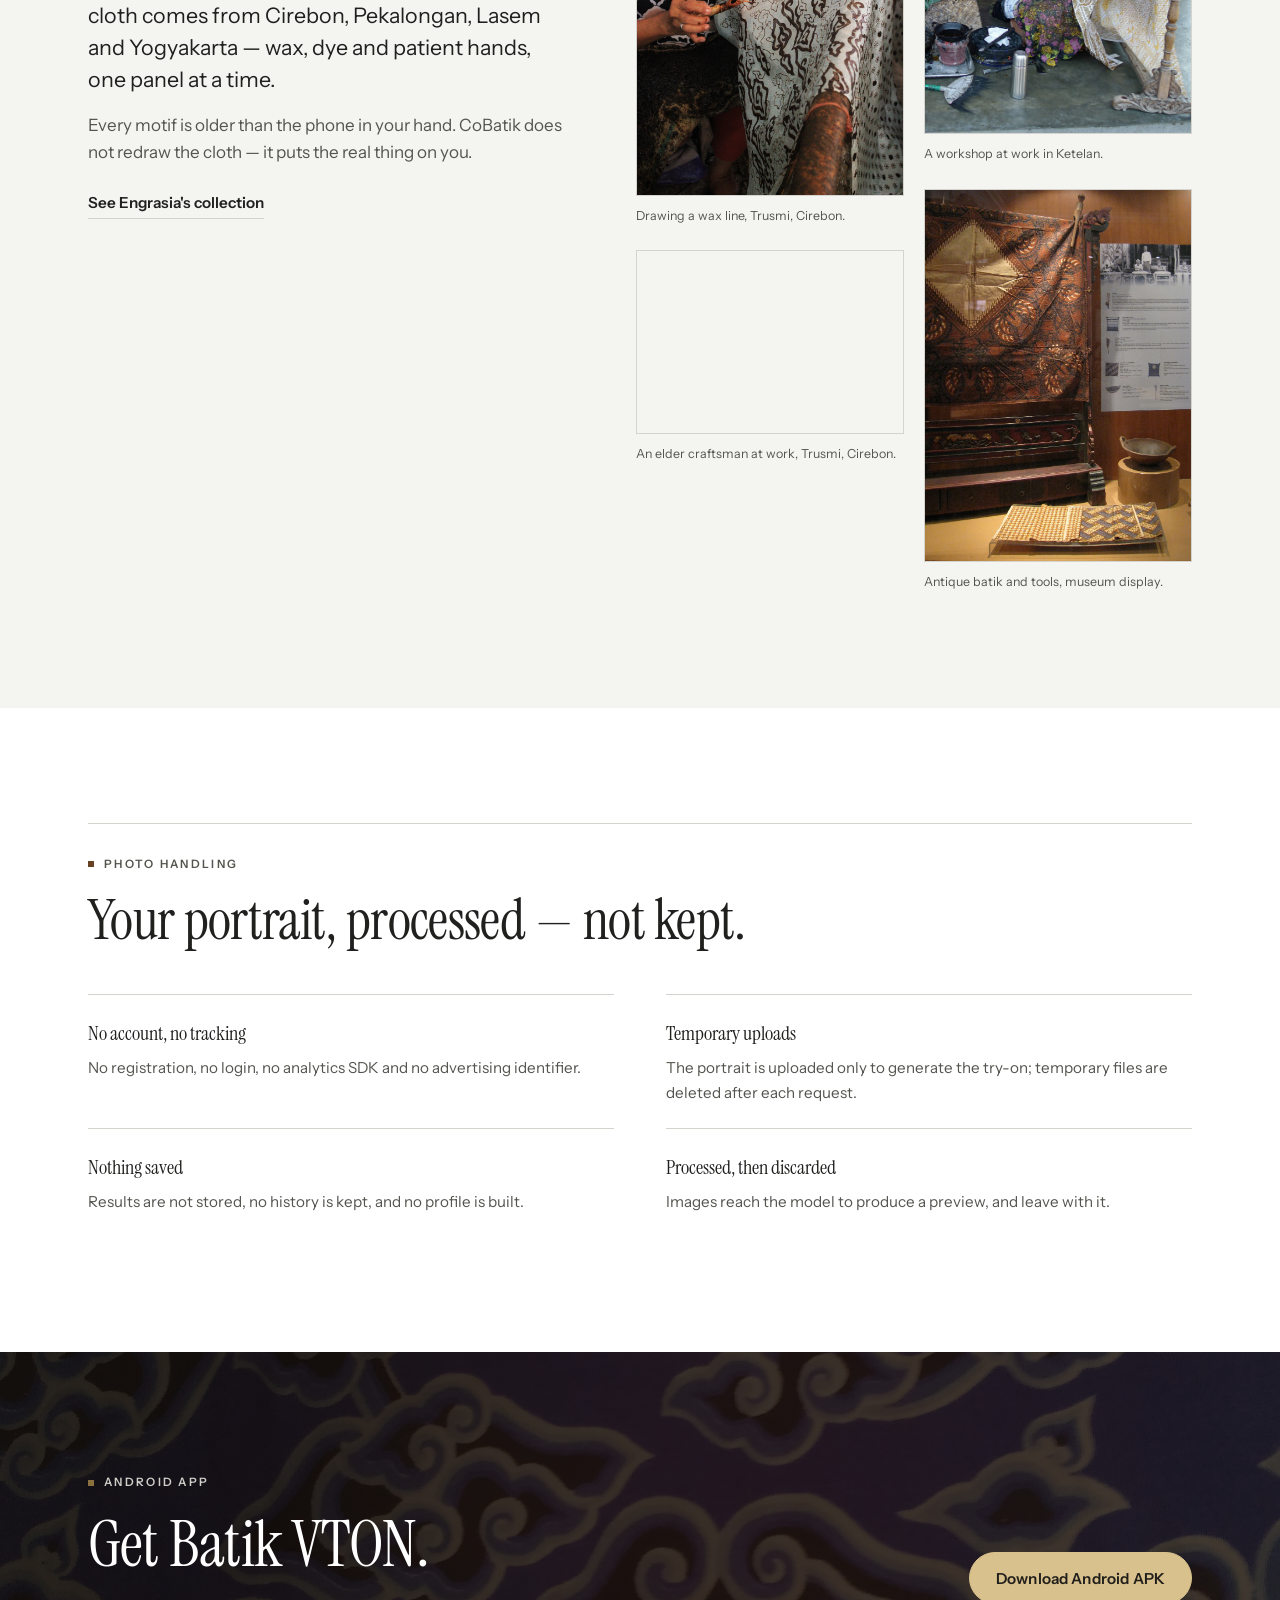
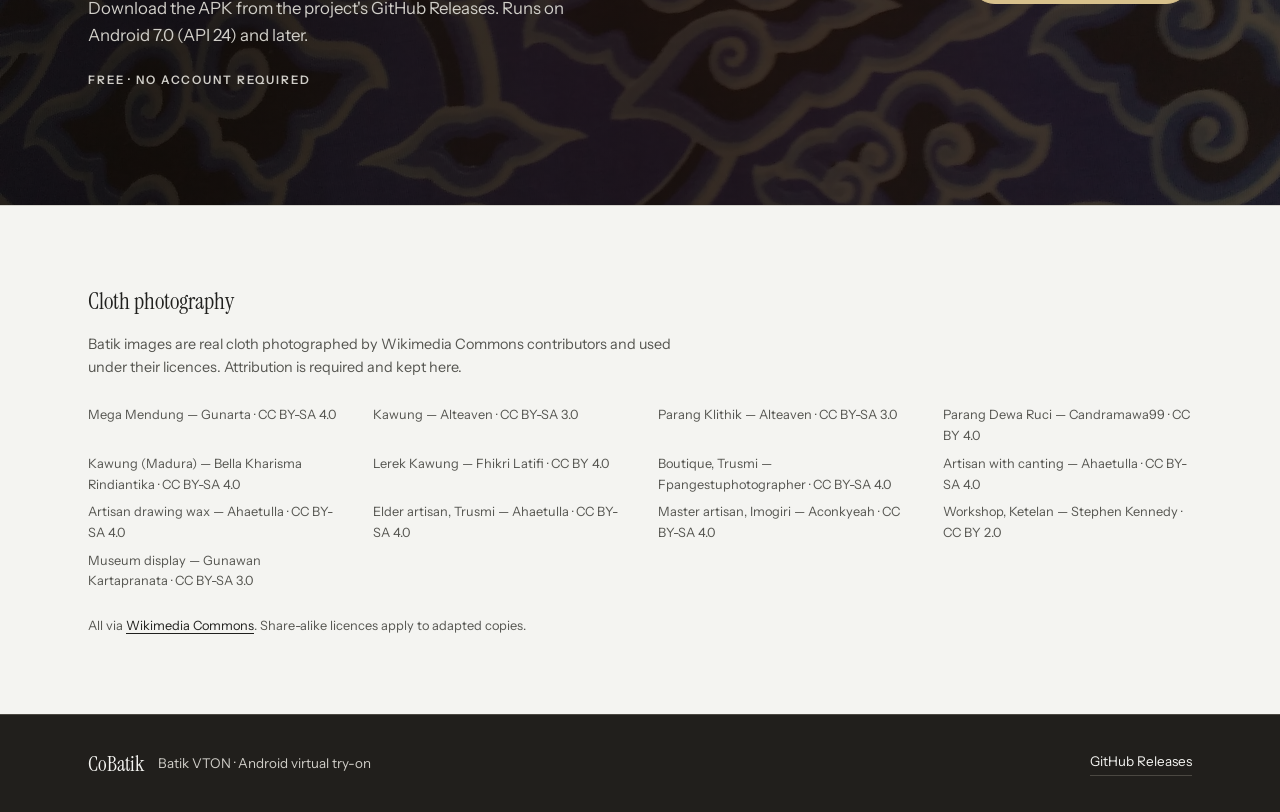
<file: en/index.html>
<!DOCTYPE html>
<html lang="en">
<head>
<meta charset="utf-8">
<meta name="viewport" content="width=device-width, initial-scale=1">
<meta name="theme-color" content="#f4f4f1">
<title>CoBatik — Wear the Archive · Batik VTON Try-On for Android</title>
<meta name="description" content="Wear the archive. Batik VTON by CoBatik is a free Android app for virtual batik try-on: curated Indonesian cloth from Cirebon, Yogyakarta, Pekalongan and Lasem, rendered on your portrait.">
<meta name="robots" content="index, follow, max-image-preview:large">
<link rel="canonical" href="https://cobatik.dream-team.works/en/">
<link rel="alternate" hreflang="id" href="https://cobatik.dream-team.works/">
<link rel="alternate" hreflang="en" href="https://cobatik.dream-team.works/en/">
<link rel="alternate" hreflang="x-default" href="https://cobatik.dream-team.works/">
<link rel="icon" type="image/svg+xml" href="/assets/favicon.svg">
<link rel="icon" type="image/png" sizes="32x32" href="/assets/favicon-32.png">
<link rel="apple-touch-icon" href="/assets/apple-touch-icon.png">
<meta property="og:type" content="website">
<meta property="og:site_name" content="CoBatik">
<meta property="og:locale" content="en_US">
<meta property="og:locale:alternate" content="id_ID">
<meta property="og:url" content="https://cobatik.dream-team.works/en/">
<meta property="og:title" content="CoBatik — Wear the Archive · Batik VTON Try-On for Android">
<meta property="og:description" content="Wear the archive. Batik VTON by CoBatik is a free Android app for virtual batik try-on: curated Indonesian cloth from Cirebon, Yogyakarta, Pekalongan and Lasem, rendered on your portrait.">
<meta property="og:image" content="https://cobatik.dream-team.works/assets/og-cover.jpg">
<meta property="og:image:width" content="1200">
<meta property="og:image:height" content="630">
<meta property="og:image:alt" content="CoBatik — Wear the archive: indigo Mega Mendung batik cloth beside the CoBatik wordmark.">
<meta name="twitter:card" content="summary_large_image">
<meta name="twitter:title" content="CoBatik — Wear the Archive · Batik VTON Try-On for Android">
<meta name="twitter:description" content="Wear the archive. Batik VTON by CoBatik is a free Android app for virtual batik try-on: curated Indonesian cloth from Cirebon, Yogyakarta, Pekalongan and Lasem, rendered on your portrait.">
<meta name="twitter:image" content="https://cobatik.dream-team.works/assets/og-cover.jpg">
<meta name="twitter:image:alt" content="CoBatik — Wear the archive: indigo Mega Mendung batik cloth beside the CoBatik wordmark.">
<script type="application/ld+json">
{
  "@context": "https://schema.org",
  "@graph": [
    {
      "@type": "WebSite",
      "@id": "https://cobatik.dream-team.works/#website",
      "url": "https://cobatik.dream-team.works/",
      "name": "CoBatik",
      "description": "CoBatik presents Batik VTON: wear the Indonesian batik archive — browse hand-drawn cloth and try batik on virtually on Android.",
      "inLanguage": "en"
    },
    {
      "@type": "MobileApplication",
      "@id": "https://cobatik.dream-team.works/#app",
      "name": "Batik VTON",
      "alternateName": "CoBatik",
      "description": "A free Android app for virtual batik try-on: browse a curated Indonesian batik archive, take a portrait, and see the motif rendered on you.",
      "operatingSystem": "Android 7.0+",
      "applicationCategory": "ShoppingApplication",
      "inLanguage": ["id", "en"],
      "downloadUrl": "https://github.com/DaniZakaria63/batik-vton-mobile/releases",
      "installUrl": "https://github.com/DaniZakaria63/batik-vton-mobile/releases",
      "sameAs": ["https://github.com/DaniZakaria63/batik-vton-mobile"],
      "screenshot": "https://cobatik.dream-team.works/assets/images/app-screen.png",
      "offers": { "@type": "Offer", "price": "0", "priceCurrency": "IDR" }
    }
  ]
}
</script>
<link rel="preload" as="image" href="/assets/images/app-screen.png">
<link rel="stylesheet" href="/assets/fonts/fonts.css">
<link rel="stylesheet" href="/assets/css/styles.css">
</head>
<body>
<a class="skip-link" href="#main">Skip to content</a>

<header class="site-header" data-od-id="site-header">
  <div class="wrap header-inner">
    <a class="brand" href="#top" aria-label="CoBatik home">
      <span class="brand-name">CoBatik</span>
      <span class="brand-note">Batik&nbsp;VTON</span>
    </a>
    <button class="menu-toggle" type="button" aria-label="Open navigation" aria-expanded="false" aria-controls="site-nav">
      <span class="menu-glyph" aria-hidden="true"><span></span><span></span></span>
    </button>
    <nav class="site-nav" id="site-nav" aria-label="Main">
      <a href="#how">How it works</a>
      <a href="#archive">The archive</a>
      <a href="#craft">The cloth</a>
      <a href="#privacy">Privacy</a>
      <div class="lang-switch" role="group" aria-label="Language">
        <a href="/" hreflang="id" lang="id">ID</a>
        <span class="lang-sep" aria-hidden="true">·</span>
        <a href="/en/" hreflang="en" lang="en" aria-current="page">EN</a>
      </div>
      <a class="nav-cta" href="#download">Download</a>
    </nav>
  </div>
</header>

<main id="main">

  <!-- ── Hero ─────────────────────────────────────────────── -->
  <section class="hero" id="top" aria-labelledby="hero-title" data-od-id="hero">
    <div class="wrap hero-grid">
      <div class="hero-copy">
        <p class="eyebrow">Android · Virtual batik try-on</p>
        <h1 class="display hero-title" id="hero-title" data-od-id="hero-title">
          Wear the<br><em>archive.</em>
        </h1>
        <p class="hero-lead">
          CoBatik is an Android studio for Indonesian batik. Browse a curated archive of
          hand-drawn cloth — Cirebon, Yogyakarta, Pekalongan, Lasem — take a portrait, and
          see the motif rendered on you.
        </p>
        <div class="hero-actions">
          <a class="btn btn-primary" href="#download" data-od-id="hero-cta-download">Download for Android</a>
          <a class="btn btn-ghost" href="#archive">Explore the archive</a>
        </div>
        <ul class="facts" aria-label="App details">
          <li>Android 7.0+</li>
          <li>Free</li>
          <li>No account required</li>
        </ul>
      </div>

      <figure class="device-figure" data-od-id="hero-device">
        <div class="iphone">
          <span class="iphone-btn iphone-btn--silent" aria-hidden="true"></span>
          <span class="iphone-btn iphone-btn--volup" aria-hidden="true"></span>
          <span class="iphone-btn iphone-btn--voldown" aria-hidden="true"></span>
          <span class="iphone-btn iphone-btn--power" aria-hidden="true"></span>
          <div class="iphone-screen">
            <img src="/assets/images/app-screen.png" width="1280" height="2813" alt="The Batik VTON app home screen: an Engrasia collection view over a photograph of a crimson and gold Mega Mendung batik shirt, with the featured piece captioned Cirebon, Jawa Barat." fetchpriority="high" decoding="async">
          </div>
        </div>
        <figcaption class="device-cap">Batik VTON on Android — the featured piece and the Engrasia collection.</figcaption>
      </figure>
    </div>
  </section>

  <!-- ── Cinematic plate ──────────────────────────────────── -->
  <section class="plate" aria-labelledby="plate-cap" data-od-id="plate-imogiri">
    <img class="plate-img" src="/assets/images/maestro-batik-tulis-di-imogiri.jpg" width="1920" height="1280"
         alt="A master batik artisan works by shafts of light and rising smoke, a length of waxed cloth glowing gold in front of her." decoding="async">
    <div class="wrap plate-inner">
      <p class="plate-cap display" id="plate-cap">Drawn by hand, a wax dot at a time.</p>
      <p class="plate-meta">Batik tulis · master artisan, Imogiri, Yogyakarta</p>
    </div>
  </section>

  <!-- ── How it works ─────────────────────────────────────── -->
  <section class="section" id="how" aria-labelledby="how-title" data-od-id="how">
    <div class="wrap">
      <div class="section-head">
        <p class="eyebrow">How it works</p>
        <h2 class="display h2" id="how-title">Four steps, one portrait.</h2>
      </div>
      <ol class="steps" data-od-id="how-steps">
        <li class="step" data-od-id="step-01">
          <span class="step-num">01</span>
          <h3>Explore the archive</h3>
          <p>Traditions from Cirebon, Yogyakarta, Central Java, Solo and beyond — with the story behind each motif.</p>
        </li>
        <li class="step" data-od-id="step-02">
          <span class="step-num">02</span>
          <h3>Choose a garment</h3>
          <p>A long-sleeve shirt, a formal suit, a linen set, or a jarit.</p>
        </li>
        <li class="step" data-od-id="step-03">
          <span class="step-num">03</span>
          <h3>Take a portrait</h3>
          <p>Shoot in-app. The photo is straightened, resized and compressed before it ever uploads.</p>
        </li>
        <li class="step" data-od-id="step-04">
          <span class="step-num">04</span>
          <h3>See the try-on</h3>
          <p>A server-side model fits the motif onto your portrait and returns the preview.</p>
        </li>
      </ol>

      <figure class="process" data-od-id="process-figure">
        <video class="process-video" src="/assets/video/batik-vton-loop.mp4"
               poster="/assets/video/batik-vton-loop-poster.jpg"
               width="1280" height="852" muted loop playsinline preload="metadata"></video>
        <figcaption>Batik VTON in motion — the <em>app</em>, the wax drawn by hand, and the cloth it is drawn from.</figcaption>
      </figure>
    </div>
  </section>

  <!-- ── Archive ──────────────────────────────────────────── -->
  <section class="section section-quiet" id="archive" aria-labelledby="archive-title" data-od-id="archive">
    <div class="wrap">
      <div class="section-head section-head--split">
        <div>
          <p class="eyebrow">The archive</p>
          <h2 class="display h2" id="archive-title">Every piece carries a place.</h2>
        </div>
        <p class="section-note">
          Drawings of real cloth, catalogued by motif and region. Open any piece to see it whole.
        </p>
      </div>

      <ul class="motif-index" aria-label="Motif index">
        <li><span class="mi-num">01</span> Mega Mendung <em>Cirebon</em></li>
        <li><span class="mi-num">02</span> Kawung <em>Central Java</em></li>
        <li><span class="mi-num">03</span> Kawung <em>Madura</em></li>
        <li><span class="mi-num">04</span> Lerek Kawung <em>Tiga Negeri</em></li>
        <li><span class="mi-num">05</span> Parang Klithik <em>Inland Java</em></li>
        <li><span class="mi-num">06</span> Parang Dewa Ruci <em>Lasem</em></li>
      </ul>

      <div class="gallery" data-od-id="archive-gallery">
        <div class="gcol">
          <button class="piece" type="button" data-od-id="piece-mega-mendung"
            data-full="/assets/images/batik-mega-mendung.jpg"
            data-name="Mega Mendung" data-region="Cirebon, West Java" data-credit="Photo: Gunarta · CC BY-SA 4.0 · Wikimedia Commons">
            <img src="/assets/images/batik-mega-mendung.jpg" width="1920" height="2574" loading="lazy" decoding="async"
                 alt="Mega Mendung: layered indigo rain-cloud curls outlined in white on a deep blue ground.">
            <span class="piece-cap"><b>01 · Mega Mendung</b><i>Cirebon</i></span>
          </button>

          <button class="piece" type="button" data-od-id="piece-kawung-java"
            data-full="/assets/images/batik-pattern-kawung.jpg"
            data-name="Kawung" data-region="Central Java" data-credit="Photo: Alteaven · CC BY-SA 3.0 · Wikimedia Commons">
            <img src="/assets/images/batik-pattern-kawung.jpg" width="1920" height="1920" loading="lazy" decoding="async"
                 alt="Kawung: a grid of soga-brown ovals with dark centres on cream, the classic palm-sugar motif.">
            <span class="piece-cap"><b>02 · Kawung</b><i>Central Java</i></span>
          </button>
        </div>

        <div class="gcol">
          <button class="piece" type="button" data-od-id="piece-kawung-madura"
            data-full="/assets/images/batik-madura-dengan-motif-kawung.jpg"
            data-name="Kawung" data-region="Madura" data-credit="Photo: Bella Kharisma Rindiantika · CC BY-SA 4.0 · Wikimedia Commons">
            <img src="/assets/images/batik-madura-dengan-motif-kawung.jpg" width="1920" height="2880" loading="lazy" decoding="async"
                 alt="Madura batik: bold white and cobalt florals framed in brown on black.">
            <span class="piece-cap"><b>03 · Kawung</b><i>Madura</i></span>
          </button>

          <button class="piece" type="button" data-od-id="piece-lerek-kawung"
            data-full="/assets/images/kain-motif-lerek-kawung-latohan-melati-batik-tiga-negeri.jpg"
            data-name="Lerek Kawung" data-region="Tiga Negeri" data-credit="Photo: Fhikri Latifi · CC BY 4.0 · Wikimedia Commons">
            <img src="/assets/images/kain-motif-lerek-kawung-latohan-melati-batik-tiga-negeri.jpg" width="1920" height="1280" loading="lazy" decoding="async"
                 alt="Tiga Negeri batik: diagonal bands of scarlet, cobalt and ink with white blossom medallions.">
            <span class="piece-cap"><b>04 · Lerek Kawung</b><i>Tiga Negeri</i></span>
          </button>
        </div>

        <div class="gcol">
          <button class="piece" type="button" data-od-id="piece-parang-klithik"
            data-full="/assets/images/batik-pedalaman-parang-klithik.jpg"
            data-name="Parang Klithik" data-region="Inland Java" data-credit="Photo: Alteaven · CC BY-SA 3.0 · Wikimedia Commons">
            <img src="/assets/images/batik-pedalaman-parang-klithik.jpg" width="1920" height="1280" loading="lazy" decoding="async"
                 alt="Parang Klithik: the blade-like parang diagonal in soga brown and cream.">
            <span class="piece-cap"><b>05 · Parang Klithik</b><i>Inland Java</i></span>
          </button>

          <button class="piece" type="button" data-od-id="piece-parang-dewa-ruci"
            data-full="/assets/images/kain-batik-lasem-motif-parang-dewa-ruci.jpg"
            data-name="Parang Dewa Ruci" data-region="Lasem" data-credit="Photo: Candramawa99 · CC BY 4.0 · Wikimedia Commons">
            <img src="/assets/images/kain-batik-lasem-motif-parang-dewa-ruci.jpg" width="1920" height="1280" loading="lazy" decoding="async"
                 alt="Lasem batik: a red and white parang beside a black panel with a dragon and phoenix in cobalt, jade and gold.">
            <span class="piece-cap"><b>06 · Parang Dewa Ruci</b><i>Lasem</i></span>
          </button>

          <button class="piece" type="button" data-od-id="piece-boutique"
            data-full="/assets/images/batik-trusmi-cirebon-16-.jpg"
            data-name="The boutique" data-region="Trusmi, Cirebon" data-credit="Photo: Fpangestuphotographer · CC BY-SA 4.0 · Wikimedia Commons">
            <img src="/assets/images/batik-trusmi-cirebon-16-.jpg" width="1920" height="1280" loading="lazy" decoding="async"
                 alt="A batik showroom: cloth in green, violet and gold displayed on carved stands against a brick wall.">
            <span class="piece-cap"><b>07 · The boutique</b><i>Trusmi, Cirebon</i></span>
          </button>
        </div>
      </div>
    </div>
  </section>

  <!-- ── Craft / heritage ─────────────────────────────────── -->
  <section class="section" id="craft" aria-labelledby="craft-title" data-od-id="craft">
    <div class="wrap craft-grid">
      <div class="craft-copy">
        <p class="eyebrow">The cloth</p>
        <h2 class="display h2" id="craft-title">Hand-drawn, then worn.</h2>
        <p class="lead">
          The archive is curated from <strong>Engrasia</strong>, an Indonesian batik tulis
          boutique. Its hand-drawn cloth comes from Cirebon, Pekalongan, Lasem and
          Yogyakarta — wax, dye and patient hands, one panel at a time.
        </p>
        <p>
          Every motif is older than the phone in your hand. CoBatik does not redraw the
          cloth — it puts the real thing on you.
        </p>
        <a class="link" href="https://engrasia.com/collections/kain-batik-tulis" target="_blank" rel="noopener noreferrer">See Engrasia's collection</a>
      </div>
      <div class="craft-media" data-od-id="craft-media">
        <figure class="craft-figure">
          <img src="/assets/images/batik-artisan-drawing-wax-with-canting-in-trusmi-cirebon-indonesia.jpg"
               width="1920" height="2880" loading="lazy" decoding="async"
               alt="Close view of an artisan's hands drawing a fine wax line with a canting over floral cloth.">
          <figcaption>Drawing a wax line, Trusmi, Cirebon.</figcaption>
        </figure>
        <figure class="craft-figure">
          <img src="/assets/images/intergenerational-batik-tulis-practice-in-trusmi-cirebon-elder-artisan-applying-wax-with-canting.jpg"
               width="1920" height="1311" loading="lazy" decoding="async"
               alt="An elder artisan draws a fine line of wax with a canting onto batik cloth, another maker working behind her.">
          <figcaption>An elder craftsman at work, Trusmi, Cirebon.</figcaption>
        </figure>
        <figure class="craft-figure">
          <img src="/assets/images/women-making-batik-ketelan-crop.jpg" width="1244" height="1578" loading="lazy" decoding="async"
               alt="A group of women batik-makers work together on cloths stretched over low frames.">
          <figcaption>A workshop at work in Ketelan.</figcaption>
        </figure>
        <figure class="craft-figure">
          <img src="/assets/images/indonesian-batik-display.jpg" width="1825" height="2551" loading="lazy" decoding="async"
               alt="A museum case holding antique batik panels, a carved chest and the tools of batik making.">
          <figcaption>Antique batik and tools, museum display.</figcaption>
        </figure>
      </div>
    </div>
  </section>

  <!-- ── Privacy ──────────────────────────────────────────── -->
  <section class="section section-quiet" id="privacy" aria-labelledby="privacy-title" data-od-id="privacy">
    <div class="wrap">
      <div class="section-head">
        <p class="eyebrow">Photo handling</p>
        <h2 class="display h2" id="privacy-title">Your portrait, processed — not kept.</h2>
      </div>
      <dl class="privacy-grid">
        <div class="privacy-item"><dt>No account, no tracking</dt><dd>No registration, no login, no analytics SDK and no advertising identifier.</dd></div>
        <div class="privacy-item"><dt>Temporary uploads</dt><dd>The portrait is uploaded only to generate the try-on; temporary files are deleted after each request.</dd></div>
        <div class="privacy-item"><dt>Nothing saved</dt><dd>Results are not stored, no history is kept, and no profile is built.</dd></div>
        <div class="privacy-item"><dt>Processed, then discarded</dt><dd>Images reach the model to produce a preview, and leave with it.</dd></div>
      </dl>
    </div>
  </section>

  <!-- ── Download ─────────────────────────────────────────── -->
  <section class="download" id="download" aria-labelledby="download-title" data-od-id="download">
    <img height="2574" width="1920" class="download-bg" src="/assets/images/batik-mega-mendung.jpg" alt="" aria-hidden="true" loading="lazy" decoding="async">
    <div class="wrap download-inner">
      <div>
        <p class="eyebrow eyebrow--light">Android app</p>
        <h2 class="display download-title" id="download-title">Get Batik VTON.</h2>
        <p class="download-lead">
          Download the APK from the project's GitHub Releases. Runs on Android 7.0 (API 24)
          and later.
        </p>
        <p class="download-meta">Free · No account required</p>
      </div>
      <a class="btn btn-light" href="https://github.com/DaniZakaria63/batik-vton-mobile/releases" target="_blank" rel="noopener noreferrer" data-od-id="download-cta">Download Android APK</a>
    </div>
  </section>

  <!-- ── Credits ──────────────────────────────────────────── -->
  <section class="credits" id="credits" aria-labelledby="credits-title" data-od-id="credits">
    <div class="wrap">
      <h2 class="credits-title" id="credits-title">Cloth photography</h2>
      <p class="credits-note">
        Batik images are real cloth photographed by Wikimedia Commons contributors and used
        under their licences. Attribution is required and kept here.
      </p>
      <ul class="credits-list">
        <li>Mega Mendung — Gunarta · CC BY-SA 4.0</li>
        <li>Kawung — Alteaven · CC BY-SA 3.0</li>
        <li>Parang Klithik — Alteaven · CC BY-SA 3.0</li>
        <li>Parang Dewa Ruci — Candramawa99 · CC BY 4.0</li>
        <li>Kawung (Madura) — Bella Kharisma Rindiantika · CC BY-SA 4.0</li>
        <li>Lerek Kawung — Fhikri Latifi · CC BY 4.0</li>
        <li>Boutique, Trusmi — Fpangestuphotographer · CC BY-SA 4.0</li>
        <li>Artisan with canting — Ahaetulla · CC BY-SA 4.0</li>
        <li>Artisan drawing wax — Ahaetulla · CC BY-SA 4.0</li>
        <li>Elder artisan, Trusmi — Ahaetulla · CC BY-SA 4.0</li>
        <li>Master artisan, Imogiri — Aconkyeah · CC BY-SA 4.0</li>
        <li>Workshop, Ketelan — Stephen Kennedy · CC BY 2.0</li>
        <li>Museum display — Gunawan Kartapranata · CC BY-SA 3.0</li>
      </ul>
      <p class="credits-src">All via <a href="https://commons.wikimedia.org/" target="_blank" rel="noopener noreferrer">Wikimedia Commons</a>. Share-alike licences apply to adapted copies.</p>
    </div>
  </section>
</main>

<footer class="site-footer">
  <div class="wrap footer-inner">
    <span class="footer-brand">CoBatik</span>
    <p>Batik VTON · Android virtual try-on</p>
    <a href="https://github.com/DaniZakaria63/batik-vton-mobile/releases" target="_blank" rel="noopener noreferrer">GitHub Releases</a>
  </div>
</footer>

<!-- ── Lightbox ───────────────────────────────────────────── -->
<div class="lightbox" data-od-id="lightbox" role="dialog" aria-modal="true" aria-label="Batik piece detail" hidden>
  <button class="lightbox-close" type="button" aria-label="Close">&times;</button>
  <figure class="lightbox-figure">
    <img class="lightbox-img" src="[data-uri]" alt="">
    <figcaption class="lightbox-cap">
      <b class="lightbox-name"></b>
      <i class="lightbox-region"></i>
      <span class="lightbox-credit"></span>
    </figcaption>
  </figure>
</div>

<script>
(function () {
  /* Nav ---------------------------------------------------- */
  var menu = document.querySelector('.menu-toggle');
  var nav = document.querySelector('.site-nav');
  if (menu && nav) {
    menu.addEventListener('click', function () {
      var open = menu.getAttribute('aria-expanded') !== 'true';
      menu.setAttribute('aria-expanded', String(open));
      menu.setAttribute('aria-label', open ? 'Close navigation' : 'Open navigation');
      nav.classList.toggle('is-open', open);
    });
    nav.addEventListener('click', function (e) {
      if (e.target.tagName === 'A') {
        nav.classList.remove('is-open');
        menu.setAttribute('aria-expanded', 'false');
      }
    });
  }

  /* Header hairline on scroll ------------------------------ */
  var header = document.querySelector('.site-header');
  var onScroll = function () {
    header.classList.toggle('is-scrolled', window.scrollY > 8);
  };
  onScroll();
  window.addEventListener('scroll', onScroll, { passive: true });

  /* Reveal ------------------------------------------------- */
  var revealables = document.querySelectorAll(
    '.section-head, .step, .piece, .craft-copy, .craft-figure, .privacy-item, .process, .plate-inner, .download-inner, .motif-index'
  );
  if ('IntersectionObserver' in window && !window.matchMedia('(prefers-reduced-motion: reduce)').matches) {
    revealables.forEach(function (el, i) {
      el.classList.add('reveal');
      el.style.transitionDelay = (Math.min(i % 6, 5) * 55) + 'ms';
    });
    var io = new IntersectionObserver(function (entries) {
      entries.forEach(function (entry) {
        if (entry.isIntersecting) {
          entry.target.classList.add('is-in');
          io.unobserve(entry.target);
        }
      });
    }, { rootMargin: '0px 0px -8% 0px', threshold: 0.08 });
    revealables.forEach(function (el) { io.observe(el); });
  }

  /* The film ----------------------------------------------- */
  var film = document.querySelector('.process-video');
  if (film) {
    var playFilm = function () {
      var p = film.play();
      if (p && p.catch) p.catch(function () {});
    };
    if (window.matchMedia('(prefers-reduced-motion: reduce)').matches) {
      film.removeAttribute('autoplay');
      film.pause();
    } else if ('IntersectionObserver' in window) {
      new IntersectionObserver(function (entries) {
        entries.forEach(function (e) {
          if (e.isIntersecting) { playFilm(); } else { film.pause(); }
        });
      }, { threshold: 0.12 }).observe(film);
    } else {
      playFilm();
    }
  }

  /* Lightbox ----------------------------------------------- */
  var box = document.querySelector('.lightbox');
  var boxImg = box.querySelector('.lightbox-img');
  var BLANK = '[data-uri]';
  var boxName = box.querySelector('.lightbox-name');
  var boxRegion = box.querySelector('.lightbox-region');
  var boxCredit = box.querySelector('.lightbox-credit');
  var lastFocus = null;

  function openBox(btn) {
    lastFocus = btn;
    var img = btn.querySelector('img');
    boxImg.src = btn.dataset.full;
    boxImg.alt = img ? img.alt : '';
    boxName.textContent = btn.dataset.name;
    boxRegion.textContent = btn.dataset.region;
    boxCredit.textContent = btn.dataset.credit;
    box.hidden = false;
    document.body.style.overflow = 'hidden';
    requestAnimationFrame(function () { box.classList.add('is-open'); });
    box.querySelector('.lightbox-close').focus();
  }
  function closeBox() {
    box.classList.remove('is-open');
    document.body.style.overflow = '';
    window.setTimeout(function () { box.hidden = true; boxImg.src = BLANK; }, 220);
    if (lastFocus) lastFocus.focus();
  }
  document.querySelectorAll('.piece').forEach(function (btn) {
    btn.addEventListener('click', function () { openBox(btn); });
  });
  box.querySelector('.lightbox-close').addEventListener('click', closeBox);
  box.addEventListener('click', function (e) {
    if (e.target === box || e.target.classList.contains('lightbox-figure')) closeBox();
  });
  document.addEventListener('keydown', function (e) {
    if (e.key === 'Escape' && !box.hidden) closeBox();
  });
})();
</script>
</body>
</html>
</file>
<file: assets/fonts/fonts.css>
/* Self-hosted real web fonts — Google Fonts (Instrument Serif, Instrument Sans). */
@font-face{font-family:'Instrument Sans';font-style:italic;font-weight:400 700;font-display:swap;src:url('instrument-sans-italic-400-700-0.woff2') format('woff2');unicode-range:U+0100-02BA, U+02BD-02C5, U+02C7-02CC, U+02CE-02D7, U+02DD-02FF, U+0304, U+0308, U+0329, U+1D00-1DBF, U+1E00-1E9F, U+1EF2-1EFF, U+2020, U+20A0-20AB, U+20AD-20C4, U+2113, U+2C60-2C7F, U+A720-A7FF;}
@font-face{font-family:'Instrument Sans';font-style:italic;font-weight:400 700;font-display:swap;src:url('instrument-sans-italic-400-700-1.woff2') format('woff2');unicode-range:U+0000-00FF, U+0131, U+0152-0153, U+02BB-02BC, U+02C6, U+02DA, U+02DC, U+0304, U+0308, U+0329, U+2000-206F, U+20AC, U+2122, U+2191, U+2193, U+2212, U+2215, U+FEFF, U+FFFD;}
@font-face{font-family:'Instrument Sans';font-style:normal;font-weight:400 700;font-display:swap;src:url('instrument-sans-normal-400-700-2.woff2') format('woff2');unicode-range:U+0100-02BA, U+02BD-02C5, U+02C7-02CC, U+02CE-02D7, U+02DD-02FF, U+0304, U+0308, U+0329, U+1D00-1DBF, U+1E00-1E9F, U+1EF2-1EFF, U+2020, U+20A0-20AB, U+20AD-20C4, U+2113, U+2C60-2C7F, U+A720-A7FF;}
@font-face{font-family:'Instrument Sans';font-style:normal;font-weight:400 700;font-display:swap;src:url('instrument-sans-normal-400-700-3.woff2') format('woff2');unicode-range:U+0000-00FF, U+0131, U+0152-0153, U+02BB-02BC, U+02C6, U+02DA, U+02DC, U+0304, U+0308, U+0329, U+2000-206F, U+20AC, U+2122, U+2191, U+2193, U+2212, U+2215, U+FEFF, U+FFFD;}
@font-face{font-family:'Instrument Serif';font-style:italic;font-weight:400;font-display:swap;src:url('instrument-serif-italic-400-4.woff2') format('woff2');unicode-range:U+0100-02BA, U+02BD-02C5, U+02C7-02CC, U+02CE-02D7, U+02DD-02FF, U+0304, U+0308, U+0329, U+1D00-1DBF, U+1E00-1E9F, U+1EF2-1EFF, U+2020, U+20A0-20AB, U+20AD-20C4, U+2113, U+2C60-2C7F, U+A720-A7FF;}
@font-face{font-family:'Instrument Serif';font-style:italic;font-weight:400;font-display:swap;src:url('instrument-serif-italic-400-5.woff2') format('woff2');unicode-range:U+0000-00FF, U+0131, U+0152-0153, U+02BB-02BC, U+02C6, U+02DA, U+02DC, U+0304, U+0308, U+0329, U+2000-206F, U+20AC, U+2122, U+2191, U+2193, U+2212, U+2215, U+FEFF, U+FFFD;}
@font-face{font-family:'Instrument Serif';font-style:normal;font-weight:400;font-display:swap;src:url('instrument-serif-normal-400-6.woff2') format('woff2');unicode-range:U+0100-02BA, U+02BD-02C5, U+02C7-02CC, U+02CE-02D7, U+02DD-02FF, U+0304, U+0308, U+0329, U+1D00-1DBF, U+1E00-1E9F, U+1EF2-1EFF, U+2020, U+20A0-20AB, U+20AD-20C4, U+2113, U+2C60-2C7F, U+A720-A7FF;}
@font-face{font-family:'Instrument Serif';font-style:normal;font-weight:400;font-display:swap;src:url('instrument-serif-normal-400-7.woff2') format('woff2');unicode-range:U+0000-00FF, U+0131, U+0152-0153, U+02BB-02BC, U+02C6, U+02DA, U+02DC, U+0304, U+0308, U+0329, U+2000-206F, U+20AC, U+2122, U+2191, U+2193, U+2212, U+2215, U+FEFF, U+FFFD;}
</file>
<file: assets/css/styles.css>
/* ==========================================================================
   CoBatik — Wear the archive
   Editorial, image-led system.
   Palette values are copied verbatim from the source site's :root
   (RECON/original-recon.json → rootVariables). Type is self-hosted
   Instrument Serif / Instrument Sans (assets/fonts/fonts.css).
   ========================================================================== */

:root {
  /* ---- Brand palette (from the original site) ---- */
  --paper: #f4f4f1;
  --surface: #ffffff;
  --soft: #ecece8;
  --ink: #20201e;
  --muted: #555550;
  --line: #d4d3cd;
  --brown: #684323;
  --brown-dark: #4c2d16;
  --gold: #8a713e;
  --night: #211f1c;
  --night-muted: #d0cec8;
  --night-line: #4b4842;
  --device-frame-mid: #1d1d20;
  --device-screen: #f7f7f8;

  /* ---- Derived states (oklch) ---- */
  --brown-hover: oklch(31% 0.062 58);
  --paper-veil: oklch(97.4% 0.004 95 / 0.9);
  --scrim-strong: oklch(16% 0.014 70 / 0.9);
  --scrim-band: oklch(18% 0.02 60 / 0.82);

  /* ---- Type: self-hosted real fonts ---- */
  --font-display: 'Instrument Serif', 'Iowan Old Style', 'Palatino Linotype', Georgia, serif;
  --font-body: 'Instrument Sans', system-ui, -apple-system, 'Segoe UI', sans-serif;

  /* ---- Layout ---- */
  --content: 1200px;
  --gutter: clamp(20px, 4vw, 48px);
  --space-section: clamp(64px, 9vw, 132px);
  --ease: 180ms ease-out;
  --radius: 2px;
}

/* --------------------------------------------------------------------------
   Reset & base
   -------------------------------------------------------------------------- */
*,
*::before,
*::after { box-sizing: border-box; }

html {
  scroll-behavior: smooth;
  -webkit-text-size-adjust: 100%;
}

body {
  margin: 0;
  background: var(--paper);
  color: var(--ink);
  font-family: var(--font-body);
  font-size: 1.0625rem;
  line-height: 1.62;
  font-synthesis: none;
  -webkit-font-smoothing: antialiased;
  -moz-osx-font-smoothing: grayscale;
}

h1, h2, h3, p, ul, ol, figure, dl, dd, dt { margin: 0; }
ul, ol { padding: 0; list-style: none; }
img { display: block; max-width: 100%; height: auto; }
a { color: inherit; }
button { font: inherit; color: inherit; }
strong { font-weight: 600; }

:focus-visible {
  outline: 2px solid var(--brown);
  outline-offset: 3px;
  border-radius: var(--radius);
}

:where(section[id], [id='top']) { scroll-margin-top: 88px; }

.skip-link {
  position: absolute;
  left: 50%;
  top: -60px;
  transform: translateX(-50%);
  z-index: 300;
  background: var(--ink);
  color: var(--paper);
  padding: 10px 20px;
  font-size: 0.85rem;
  letter-spacing: 0.04em;
  text-decoration: none;
  transition: top var(--ease);
}
.skip-link:focus { top: 8px; }

.wrap {
  width: 100%;
  max-width: var(--content);
  margin-inline: auto;
  padding-inline: var(--gutter);
}

/* --------------------------------------------------------------------------
   Type primitives
   -------------------------------------------------------------------------- */
.display {
  font-family: var(--font-display);
  font-weight: 400;
  line-height: 1.04;
  letter-spacing: -0.012em;
}

.h2 { font-size: clamp(2.1rem, 4.4vw, 3.5rem); }

.eyebrow {
  display: inline-flex;
  align-items: center;
  gap: 10px;
  font-size: 0.72rem;
  font-weight: 600;
  letter-spacing: 0.2em;
  text-transform: uppercase;
  color: var(--muted);
}
.eyebrow::before {
  content: '';
  width: 6px;
  height: 6px;
  flex: none;
  background: var(--brown);
}
.eyebrow--light { color: var(--night-muted); }
.eyebrow--light::before { background: var(--gold); }

/* --------------------------------------------------------------------------
   Buttons & links
   -------------------------------------------------------------------------- */
.btn {
  display: inline-flex;
  align-items: center;
  justify-content: center;
  gap: 10px;
  min-height: 52px;
  padding: 0 26px;
  border: 1px solid transparent;
  border-radius: 999px;
  font-size: 0.95rem;
  font-weight: 600;
  letter-spacing: 0.01em;
  line-height: 1;
  text-decoration: none;
  cursor: pointer;
  transition: background var(--ease), color var(--ease), border-color var(--ease), transform var(--ease);
}

.btn-primary {
  background: var(--brown);
  border-color: var(--brown);
  color: #ffffff;
}
.btn-primary:hover {
  background: var(--brown-hover);
  border-color: var(--brown-hover);
  color: #ffffff;
}

.btn-ghost {
  background: transparent;
  border-color: var(--line);
  color: var(--ink);
}
.btn-ghost:hover {
  background: var(--ink);
  border-color: var(--ink);
  color: var(--paper);
}

.btn-light {
  background: #d8c18c;
  border-color: #d8c18c;
  color: var(--night);
}
.btn-light:hover {
  background: #c9ae72;
  border-color: #c9ae72;
  color: var(--night);
}

.btn:active { transform: translateY(1px); }

.link {
  display: inline-block;
  margin-top: 24px;
  padding-bottom: 3px;
  font-size: 0.95rem;
  font-weight: 600;
  text-decoration: none;
  color: var(--ink);
  border-bottom: 1px solid var(--line);
  transition: border-color var(--ease);
}
.link:hover { border-bottom-color: var(--ink); }

/* --------------------------------------------------------------------------
   Header
   -------------------------------------------------------------------------- */
.site-header {
  position: sticky;
  top: 0;
  z-index: 100;
  background: var(--paper);
  border-bottom: 1px solid transparent;
  transition: border-color var(--ease), background var(--ease);
}
.site-header.is-scrolled {
  background: var(--paper-veil);
  backdrop-filter: blur(12px);
  -webkit-backdrop-filter: blur(12px);
  border-bottom-color: var(--line);
}

.header-inner {
  display: flex;
  align-items: center;
  justify-content: space-between;
  gap: 24px;
  min-height: 76px;
}

.brand {
  display: flex;
  align-items: baseline;
  gap: 10px;
  text-decoration: none;
}
.brand-name {
  font-family: var(--font-display);
  font-size: 1.5rem;
  line-height: 1;
}
.brand-note {
  font-size: 0.66rem;
  letter-spacing: 0.2em;
  text-transform: uppercase;
  color: var(--muted);
}

.menu-toggle {
  display: none;
  align-items: center;
  justify-content: center;
  width: 44px;
  height: 44px;
  padding: 0;
  background: none;
  border: 1px solid var(--line);
  border-radius: 999px;
  cursor: pointer;
}
.menu-glyph { position: relative; display: block; width: 18px; height: 12px; }
.menu-glyph span {
  position: absolute;
  left: 0;
  right: 0;
  height: 1.5px;
  background: var(--ink);
  transition: transform var(--ease), top var(--ease), bottom var(--ease);
}
.menu-glyph span:nth-child(1) { top: 0; }
.menu-glyph span:nth-child(2) { bottom: 0; }
.menu-toggle[aria-expanded='true'] .menu-glyph span:nth-child(1) { top: 5px; transform: rotate(45deg); }
.menu-toggle[aria-expanded='true'] .menu-glyph span:nth-child(2) { bottom: 5px; transform: rotate(-45deg); }

.site-nav {
  display: flex;
  align-items: center;
  gap: clamp(16px, 2.4vw, 34px);
  font-size: 0.9rem;
  letter-spacing: 0.02em;
}
.site-nav a {
  position: relative;
  padding-block: 6px;
  text-decoration: none;
  color: var(--ink);
}
.site-nav > a:not(.nav-cta)::after {
  content: '';
  position: absolute;
  left: 0;
  right: 100%;
  bottom: 2px;
  height: 1px;
  background: var(--brown);
  transition: right var(--ease);
}
.site-nav > a:not(.nav-cta):hover::after,
.site-nav > a:not(.nav-cta):focus-visible::after { right: 0; }

.nav-cta {
  padding: 9px 18px;
  border: 1px solid var(--ink);
  border-radius: 999px;
  transition: background var(--ease), color var(--ease);
}
.nav-cta:hover,
.nav-cta:focus-visible { background: var(--ink); color: var(--paper); }

/* ---- Language switch ---- */
.lang-switch {
  display: flex;
  align-items: center;
  gap: 9px;
  font-size: 0.72rem;
  font-weight: 600;
  letter-spacing: 0.16em;
  text-transform: uppercase;
}
.site-nav .lang-switch a {
  padding-block: 0;
  color: var(--muted);
  border-bottom: 1px solid transparent;
  transition: color var(--ease), border-color var(--ease);
}
.site-nav .lang-switch a:hover,
.site-nav .lang-switch a:focus-visible { color: var(--ink); border-bottom-color: var(--line); }
.site-nav .lang-switch a[aria-current='page'] { color: var(--ink); border-bottom-color: var(--brown); }
.lang-switch .lang-sep { color: var(--line); }

/* --------------------------------------------------------------------------
   Hero
   -------------------------------------------------------------------------- */
.hero { padding-block: clamp(44px, 6.5vw, 96px) clamp(40px, 6vw, 88px); }

.hero-grid {
  display: grid;
  grid-template-columns: minmax(0, 1.05fr) minmax(0, 0.95fr);
  gap: clamp(32px, 5vw, 72px);
  align-items: center;
}

.hero-title {
  font-size: clamp(3rem, 7vw, 6.4rem);
  margin-top: 20px;
}
.hero-title em { font-style: italic; }

.hero-lead {
  margin-top: 26px;
  max-width: 42ch;
  font-size: clamp(1.05rem, 1.5vw, 1.2rem);
  color: var(--muted);
}

.hero-actions {
  display: flex;
  flex-wrap: wrap;
  gap: 14px;
  margin-top: 34px;
}

.facts {
  display: flex;
  flex-wrap: wrap;
  gap: 8px 20px;
  margin-top: 32px;
  font-size: 0.75rem;
  letter-spacing: 0.08em;
  text-transform: uppercase;
  color: var(--muted);
}
.facts li { position: relative; padding-left: 15px; }
.facts li::before {
  content: '';
  position: absolute;
  left: 0;
  top: 50%;
  width: 5px;
  height: 5px;
  margin-top: -2.5px;
  background: var(--line);
  transform: rotate(45deg);
}

/* ---- Device : a real iPhone frame around the app screenshot ---- */
.device-figure {
  display: flex;
  flex-direction: column;
  align-items: center;
  gap: 20px;
}
.iphone {
  position: relative;
  width: min(296px, 68vw);
  padding: 11px;
  border-radius: 52px;
  background: linear-gradient(148deg, #5a5a60 0%, #2a2a2f 16%, #101013 52%, #3a3a41 100%);
  box-shadow:
    inset 0 0 0 1px rgba(255, 255, 255, 0.09),
    inset 0 1px 1px rgba(255, 255, 255, 0.24),
    0 0 0 1px rgba(20, 20, 23, 0.9),
    0 44px 76px -38px rgba(32, 32, 30, 0.55),
    0 8px 20px -12px rgba(32, 32, 30, 0.32);
}
.iphone-screen {
  position: relative;
  overflow: hidden;
  /* radius matches the screenshot's own face: 190 of 1280 wide, 190 of 2813 tall */
  border-radius: 14.84% / 6.75%;
  background: #000;
  box-shadow: inset 0 0 0 1px rgba(0, 0, 0, 0.85);
}
.iphone-screen img {
  display: block;
  width: 100%;
  height: auto;
}
.iphone-btn {
  position: absolute;
  width: 2px;
  border-radius: 2px;
  background: linear-gradient(180deg, #4c4c53, #1a1a1d 60%, #34343a);
}
.iphone-btn--silent { left: -2px; top: 21%; height: 4.4%; }
.iphone-btn--volup { left: -2px; top: 29.5%; height: 8.6%; }
.iphone-btn--voldown { left: -2px; top: 40%; height: 8.6%; }
.iphone-btn--power { right: -2px; top: 30%; height: 13.4%; }
.device-cap {
  max-width: 36ch;
  text-align: center;
  font-size: 0.8rem;
  line-height: 1.55;
  color: var(--muted);
}

/* --------------------------------------------------------------------------
   Cinematic plate
   -------------------------------------------------------------------------- */
.plate { position: relative; }

.plate-img {
  width: 100%;
  height: clamp(340px, 52vw, 640px);
  object-fit: cover;
}
.plate::after {
  content: '';
  position: absolute;
  inset: 0;
  background: linear-gradient(180deg, transparent 24%, oklch(14% 0.012 70 / 0.42) 58%, oklch(10% 0.01 70 / 0.84) 82%, oklch(8% 0.008 70 / 0.97) 100%);
  pointer-events: none;
  z-index: 1;
}
.plate-inner {
  position: absolute;
  inset: auto 0 0 0;
  z-index: 2;
  padding-bottom: clamp(26px, 4vw, 54px);
  color: #ffffff;
  text-shadow: 0 1px 2px oklch(8% 0.008 70 / 0.7), 0 3px 28px oklch(8% 0.008 70 / 0.7);
}
.plate-cap { font-size: clamp(1.55rem, 3.2vw, 2.6rem); color: #ffffff; }
.plate-meta {
  margin-top: 12px;
  font-size: 0.72rem;
  font-weight: 600;
  letter-spacing: 0.2em;
  text-transform: uppercase;
  color: #ffffff;
  opacity: 1;
}

/* --------------------------------------------------------------------------
   Section scaffolding
   -------------------------------------------------------------------------- */
.section { padding-block: var(--space-section); }
.section-quiet { background: var(--surface); }

.section-head {
  padding-top: 24px;
  border-top: 1px solid var(--line);
}
.section-head .eyebrow { margin-bottom: 18px; }

.section-head--split {
  display: grid;
  grid-template-columns: minmax(0, 1.45fr) minmax(0, 1fr);
  gap: clamp(20px, 4vw, 56px);
  align-items: end;
}
.section-note {
  max-width: 40ch;
  padding-bottom: 6px;
  font-size: 1rem;
  color: var(--muted);
}

/* ---- Steps ---- */
.steps {
  display: grid;
  grid-template-columns: repeat(4, minmax(0, 1fr));
  gap: clamp(20px, 2.6vw, 40px);
  margin-top: clamp(32px, 4vw, 54px);
}
.step {
  padding-top: 18px;
  border-top: 2px solid var(--ink);
}
.step-num {
  display: block;
  margin-bottom: 12px;
  font-size: 0.72rem;
  font-weight: 600;
  letter-spacing: 0.18em;
  color: var(--brown);
}
.step h3 {
  font-family: var(--font-display);
  font-size: 1.35rem;
  font-weight: 400;
  line-height: 1.15;
  margin-bottom: 8px;
}
.step p { font-size: 0.95rem; color: var(--muted); }

.process { margin-top: clamp(38px, 5vw, 66px); }
.process img,
.process-video {
  display: block;
  width: 100%;
  height: auto;
  border: 1px solid var(--line);
  background: var(--paper);
}
.process figcaption {
  margin-top: 12px;
  font-size: 0.82rem;
  color: var(--muted);
}
.process figcaption em { font-style: italic; color: var(--ink); }

/* --------------------------------------------------------------------------
   Archive
   -------------------------------------------------------------------------- */
.motif-index {
  display: grid;
  grid-template-columns: repeat(3, minmax(0, 1fr));
  gap: 0 clamp(20px, 3vw, 44px);
  margin-top: clamp(30px, 4vw, 54px);
  border-top: 1px solid var(--line);
}
.motif-index li {
  display: flex;
  align-items: baseline;
  gap: 12px;
  padding: 15px 0;
  border-bottom: 1px solid var(--line);
  font-family: var(--font-display);
  font-size: 1.12rem;
}
.mi-num {
  font-family: var(--font-body);
  font-size: 0.68rem;
  letter-spacing: 0.16em;
  color: var(--muted);
}
.motif-index em {
  margin-left: auto;
  font-family: var(--font-body);
  font-style: normal;
  font-size: 0.7rem;
  letter-spacing: 0.1em;
  text-transform: uppercase;
  color: var(--muted);
}

.gallery {
  display: grid;
  grid-template-columns: repeat(3, minmax(0, 1fr));
  column-gap: clamp(14px, 1.6vw, 22px);
  row-gap: clamp(16px, 1.9vw, 26px);
  margin-top: clamp(30px, 4vw, 54px);
  align-items: start;
}
/* Each column is a hand-balanced stack, so the three bases end together:
   01–02 · 03–04 · 05–07. Reading order stays sequential left to right. */
.gcol {
  display: grid;
  gap: clamp(16px, 1.9vw, 26px);
  align-content: start;
}
.piece {
  display: block;
  width: 100%;
  margin: 0;
  padding: 0;
  border: 0;
  background: none;
  text-align: left;
  cursor: zoom-in;
}
.piece img {
  width: 100%;
  border: 1px solid var(--line);
  transition: transform 0.55s cubic-bezier(0.2, 0.7, 0.2, 1), box-shadow 0.4s ease;
}
.piece:hover img,
.piece:focus-visible img {
  transform: translateY(-4px);
  box-shadow: 0 22px 44px -30px rgba(32, 32, 30, 0.55);
}
.piece-cap {
  display: flex;
  align-items: baseline;
  justify-content: space-between;
  gap: 10px;
  margin-top: 10px;
  font-size: 0.82rem;
}
.piece-cap b { font-weight: 600; letter-spacing: 0.005em; }
.piece:hover .piece-cap b,
.piece:focus-visible .piece-cap b {
  text-decoration: underline;
  text-decoration-color: var(--brown);
  text-underline-offset: 3px;
}
.piece-cap i {
  flex: none;
  font-style: normal;
  font-size: 0.7rem;
  letter-spacing: 0.1em;
  text-transform: uppercase;
  color: var(--muted);
}

/* --------------------------------------------------------------------------
   Craft
   -------------------------------------------------------------------------- */
.craft-grid {
  display: grid;
  grid-template-columns: minmax(0, 1fr) minmax(0, 1.15fr);
  gap: clamp(28px, 5vw, 72px);
  align-items: start;
}
.craft-copy { padding-top: 24px; border-top: 1px solid var(--line); }
.craft-copy .lead {
  margin-top: 20px;
  font-size: clamp(1.08rem, 1.7vw, 1.34rem);
  line-height: 1.5;
  color: var(--ink);
}
.craft-copy p { margin-top: 16px; color: var(--muted); }

.craft-media {
  columns: 2;
  column-gap: clamp(14px, 1.6vw, 22px);
}
.craft-figure {
  margin: 0 0 clamp(16px, 1.9vw, 26px);
  break-inside: avoid;
}
.craft-figure img { width: 100%; border: 1px solid var(--line); }
.craft-figure figcaption {
  margin-top: 10px;
  font-size: 0.78rem;
  color: var(--muted);
}

/* --------------------------------------------------------------------------
   Privacy
   -------------------------------------------------------------------------- */
.privacy-grid {
  display: grid;
  grid-template-columns: repeat(2, minmax(0, 1fr));
  gap: 0 clamp(24px, 4vw, 64px);
  margin-top: clamp(28px, 3.5vw, 48px);
}
.privacy-item {
  padding: 22px 0;
  border-top: 1px solid var(--line);
}
.privacy-item dt {
  font-family: var(--font-display);
  font-size: 1.28rem;
  font-weight: 400;
  margin-bottom: 6px;
}
.privacy-item dd { font-size: 0.95rem; color: var(--muted); }

/* --------------------------------------------------------------------------
   Download
   -------------------------------------------------------------------------- */
.download {
  position: relative;
  isolation: isolate;
  overflow: hidden;
  color: var(--paper);
}
.download-bg {
  position: absolute;
  inset: 0;
  z-index: -1;
  width: 100%;
  height: 100%;
  object-fit: cover;
}
.download::after {
  content: '';
  position: absolute;
  inset: 0;
  z-index: -1;
  background: linear-gradient(102deg, var(--scrim-strong), var(--scrim-band));
}
.download-inner {
  display: grid;
  grid-template-columns: minmax(0, 1.6fr) auto;
  gap: clamp(24px, 4vw, 64px);
  align-items: center;
  padding-block: clamp(64px, 9vw, 124px);
}
.download-title {
  font-size: clamp(2.4rem, 5vw, 4rem);
  color: #ffffff;
  margin-top: 18px;
}
.download-lead {
  margin-top: 16px;
  max-width: 44ch;
  font-size: 1.05rem;
  color: var(--night-muted);
}
.download-meta {
  margin-top: 22px;
  font-size: 0.73rem;
  font-weight: 600;
  letter-spacing: 0.16em;
  text-transform: uppercase;
  color: var(--night-muted);
}

/* --------------------------------------------------------------------------
   Credits
   -------------------------------------------------------------------------- */
.credits {
  padding-block: clamp(48px, 6vw, 84px);
  border-top: 1px solid var(--line);
}
.credits-title {
  font-family: var(--font-display);
  font-size: 1.45rem;
  font-weight: 400;
}
.credits-note {
  margin-top: 12px;
  max-width: 62ch;
  font-size: 0.9rem;
  color: var(--muted);
}
.credits-list {
  display: grid;
  grid-template-columns: repeat(auto-fill, minmax(232px, 1fr));
  gap: 7px clamp(20px, 3vw, 36px);
  margin-top: 26px;
  font-size: 0.8rem;
  color: var(--muted);
}
.credits-list li { text-wrap: pretty; }
.credits-src {
  margin-top: 24px;
  font-size: 0.8rem;
  color: var(--muted);
}
.credits-src a {
  color: var(--ink);
  text-decoration: underline;
  text-underline-offset: 3px;
}
.credits-src a:hover { text-decoration-thickness: 2px; }

/* --------------------------------------------------------------------------
   Footer
   -------------------------------------------------------------------------- */
.site-footer {
  background: var(--night);
  border-top: 1px solid var(--night-line);
  color: var(--night-muted);
}
.footer-inner {
  display: flex;
  align-items: center;
  justify-content: space-between;
  flex-wrap: wrap;
  gap: 14px;
  padding-block: 32px;
  font-size: 0.84rem;
}
.footer-brand {
  font-family: var(--font-display);
  font-size: 1.3rem;
  color: var(--paper);
}
.footer-inner > p { margin-right: auto; }
.site-footer a {
  color: var(--paper);
  text-decoration: none;
  border-bottom: 1px solid var(--night-line);
  padding-bottom: 2px;
  transition: border-color var(--ease);
}
.site-footer a:hover { border-bottom-color: var(--paper); }

/* --------------------------------------------------------------------------
   Lightbox
   -------------------------------------------------------------------------- */
.lightbox {
  position: fixed;
  inset: 0;
  z-index: 200;
  display: flex;
  align-items: center;
  justify-content: center;
  padding: clamp(16px, 4vw, 48px);
  background: rgba(17, 16, 15, 0.9);
  -webkit-backdrop-filter: blur(6px);
  backdrop-filter: blur(6px);
  opacity: 0;
  transition: opacity 200ms ease;
}
.lightbox.is-open { opacity: 1; }
.lightbox[hidden] { display: none; }

.lightbox-close {
  position: absolute;
  top: clamp(14px, 2.5vw, 28px);
  right: clamp(14px, 2.5vw, 28px);
  width: 48px;
  height: 48px;
  padding: 0;
  font-size: 1.7rem;
  line-height: 1;
  color: #ffffff;
  background: rgba(20, 18, 16, 0.5);
  border: 1px solid rgba(255, 255, 255, 0.38);
  border-radius: 50%;
  cursor: pointer;
  transition: background var(--ease), color var(--ease);
}
.lightbox-close:hover { background: #ffffff; color: var(--night); }

.lightbox-figure {
  display: flex;
  flex-direction: column;
  align-items: center;
  gap: 16px;
  max-width: min(1080px, 92vw);
  max-height: 88vh;
  margin: 0;
}
.lightbox-img {
  max-width: 100%;
  max-height: 70vh;
  width: auto;
  height: auto;
  object-fit: contain;
  border: 1px solid rgba(255, 255, 255, 0.22);
}
.lightbox-cap {
  display: flex;
  flex-direction: column;
  align-items: center;
  gap: 4px;
  text-align: center;
  color: #ffffff;
}
.lightbox-name { font-family: var(--font-display); font-size: 1.35rem; font-weight: 400; }
.lightbox-region {
  font-style: normal;
  font-size: 0.72rem;
  letter-spacing: 0.16em;
  text-transform: uppercase;
  color: var(--night-muted);
}
.lightbox-credit { font-size: 0.74rem; color: var(--night-muted); }

/* --------------------------------------------------------------------------
   Reveal
   -------------------------------------------------------------------------- */
.reveal {
  opacity: 0;
  transform: translateY(18px);
  transition: opacity 0.7s cubic-bezier(0.2, 0.7, 0.2, 1), transform 0.7s cubic-bezier(0.2, 0.7, 0.2, 1);
}
.reveal.is-in { opacity: 1; transform: none; }

/* --------------------------------------------------------------------------
   Responsive
   -------------------------------------------------------------------------- */
@media (max-width: 1000px) {
  .hero-grid { grid-template-columns: 1fr; }
  .hero-copy { max-width: 44rem; }
  .steps { grid-template-columns: repeat(2, minmax(0, 1fr)); }
  .craft-grid { grid-template-columns: 1fr; }
  .craft-media { columns: 2; }
  .gallery { grid-template-columns: repeat(2, minmax(0, 1fr)); }
  .gcol { display: contents; }
  .section-head--split { grid-template-columns: 1fr; align-items: start; }
  .section-note { padding-bottom: 0; }
  .download-inner { grid-template-columns: 1fr; justify-items: start; }
  .motif-index { grid-template-columns: repeat(2, minmax(0, 1fr)); }
}

@media (max-width: 860px) {
  .menu-toggle { display: inline-flex; }
  .site-nav {
    position: absolute;
    top: 100%;
    left: 0;
    right: 0;
    display: none;
    flex-direction: column;
    align-items: stretch;
    gap: 0;
    padding: 6px var(--gutter) 20px;
    background: var(--paper);
    border-bottom: 1px solid var(--line);
  }
  .site-nav.is-open { display: flex; }
  .site-nav a { padding: 14px 0; font-size: 1rem; border-bottom: 1px solid var(--line); }
  .site-nav > a:not(.nav-cta)::after { display: none; }
  .nav-cta {
    margin-top: 16px;
    padding: 14px 0;
    text-align: center;
    border: 1px solid var(--ink);
  }
  .site-nav .lang-switch {
    justify-content: flex-start;
    gap: 14px;
    padding: 14px 0;
    border-bottom: 1px solid var(--line);
    font-size: 0.8rem;
  }
  .site-nav .lang-switch a { font-size: 0.8rem; }
}

@media (max-width: 620px) {
  body { font-size: 1rem; }
  .header-inner { min-height: 66px; }
  .steps { grid-template-columns: 1fr; }
  .privacy-grid { grid-template-columns: 1fr; }
  .motif-index { grid-template-columns: 1fr; }
  .craft-media { columns: 2; }
  .gallery { grid-template-columns: repeat(2, minmax(0, 1fr)); }
  .hero-actions .btn { flex: 1 1 auto; }
  .plate-img { height: clamp(300px, 78vw, 460px); }
  .footer-inner { flex-direction: column; align-items: flex-start; }
  .footer-inner > p { margin-right: 0; }
}

@media (max-width: 430px) {
  .gallery { grid-template-columns: 1fr; }
  .craft-media { columns: 1; }
}

@media (prefers-reduced-motion: reduce) {
  html { scroll-behavior: auto; }
  .reveal { opacity: 1; transform: none; transition: none; }
  .piece img { transition: none; }
}
</file>
